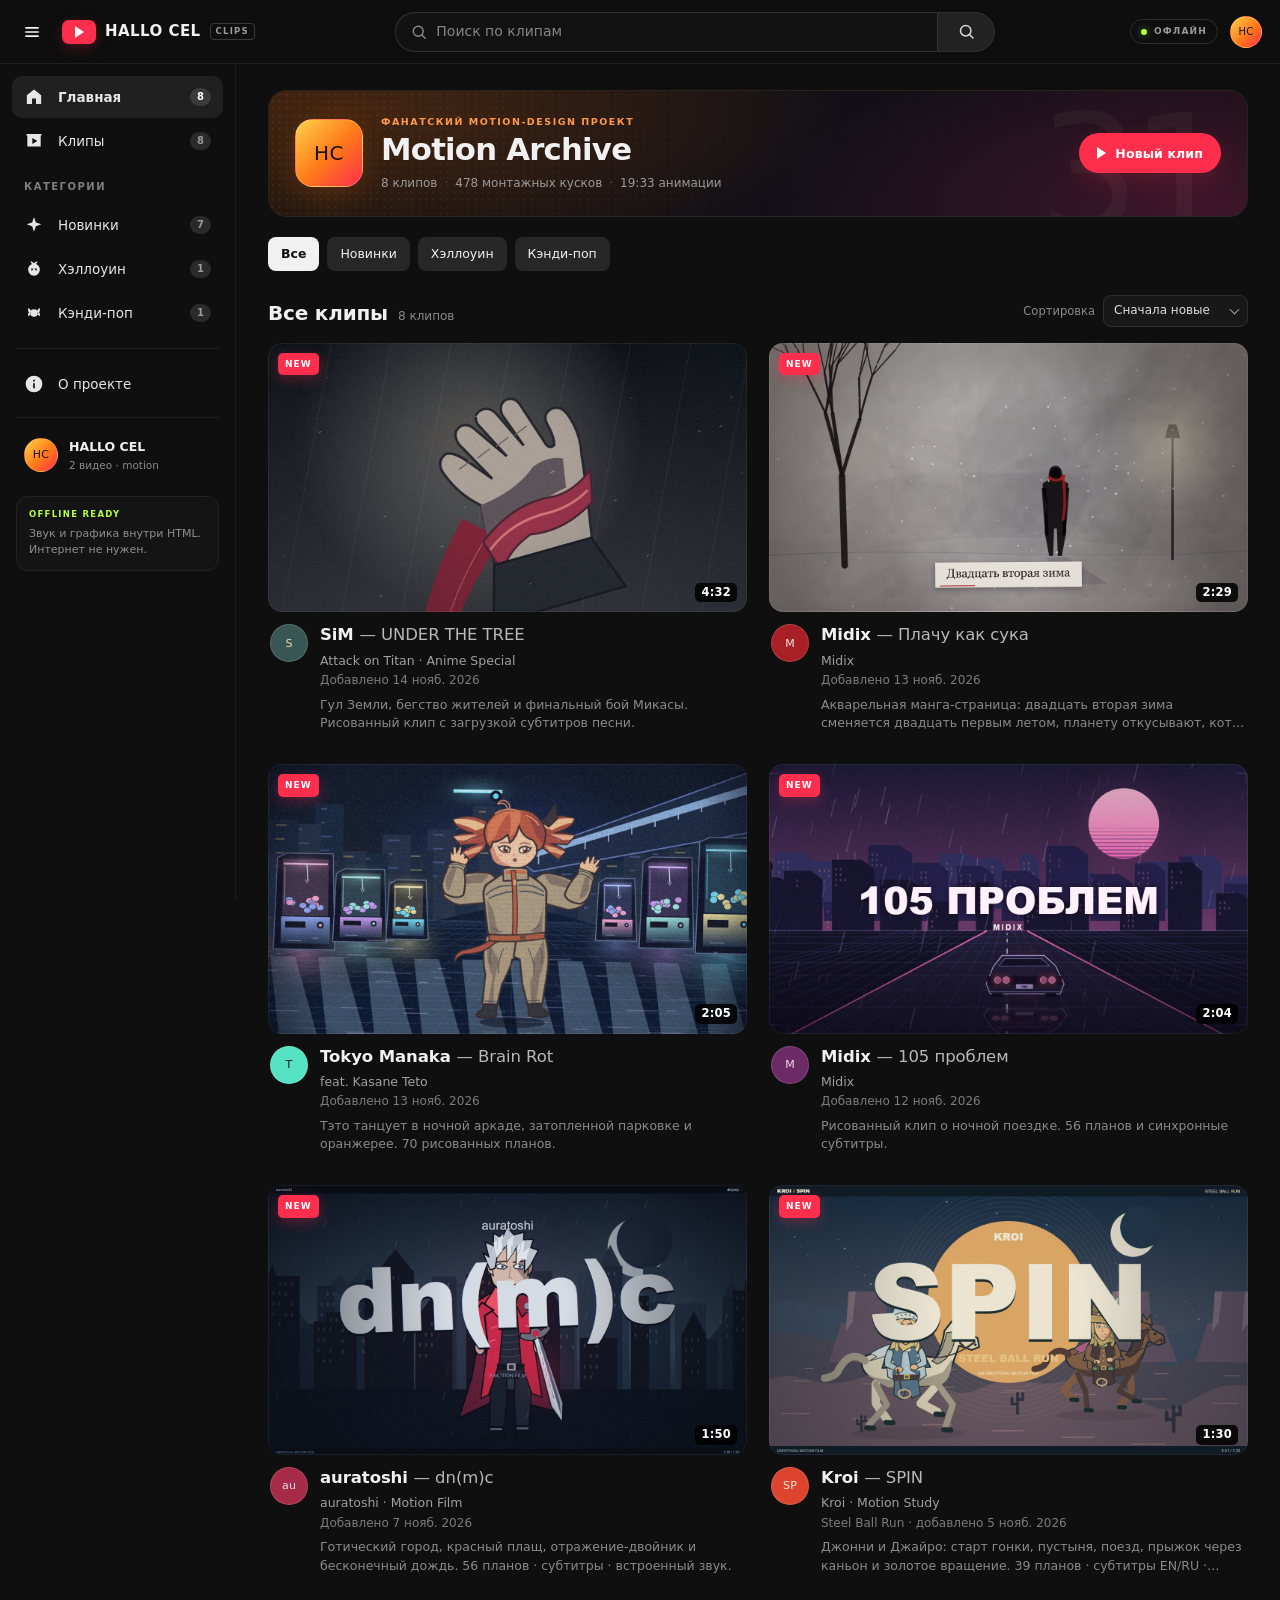
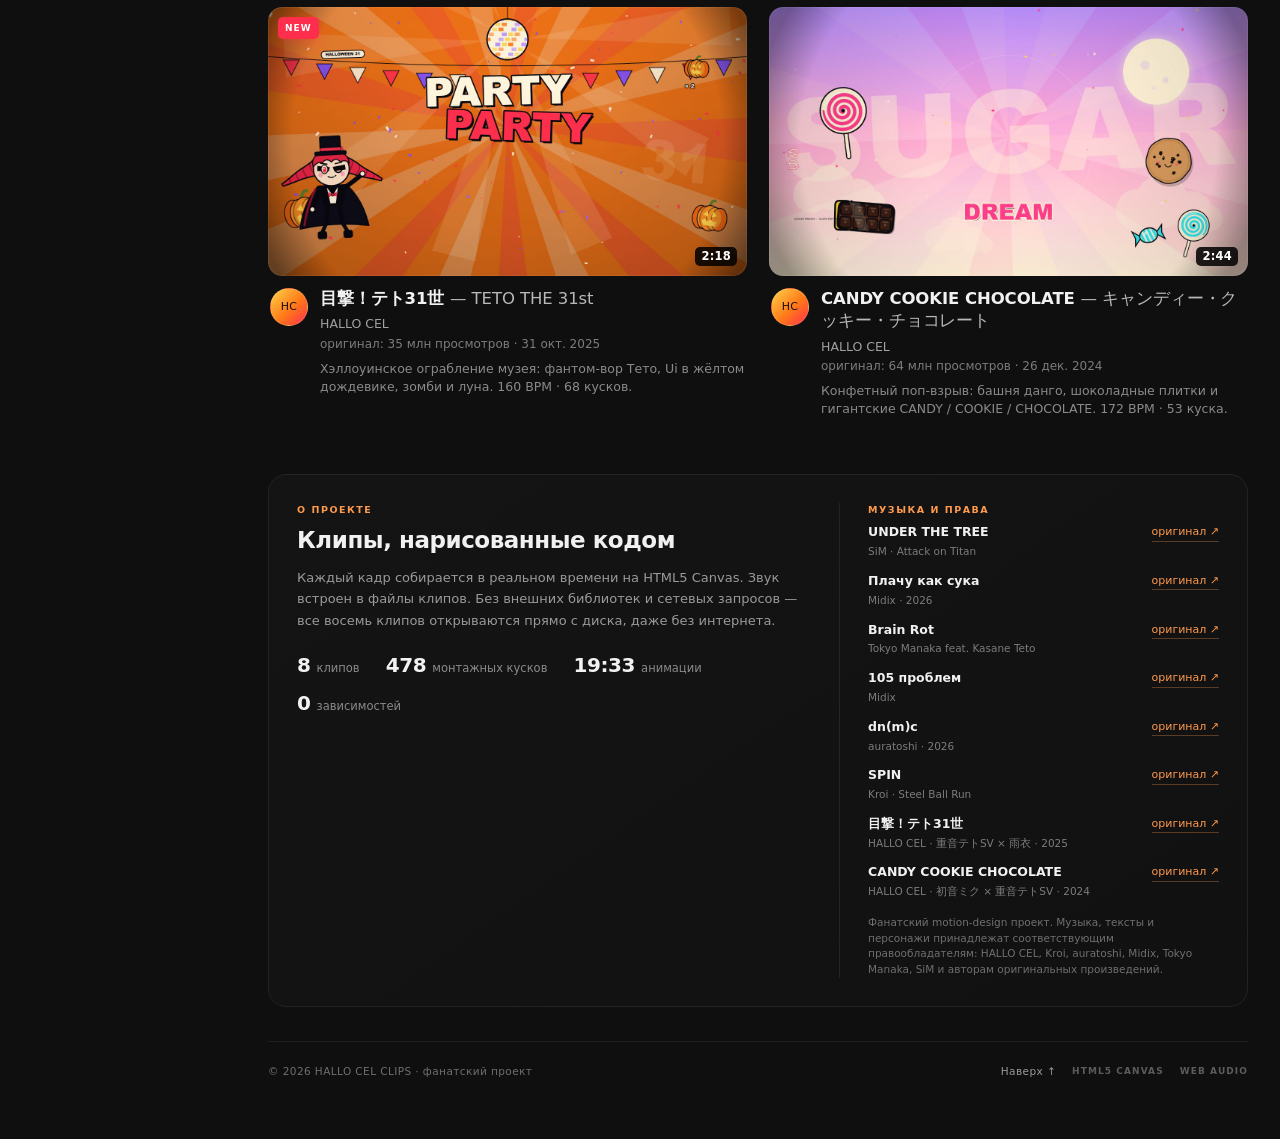
<file: index.html>
<!doctype html>
<html lang="ru">
<head>
  <meta charset="utf-8">
  <meta name="viewport" content="width=device-width, initial-scale=1, viewport-fit=cover">
  <title>Motion Archive — UNDER THE TREE, Плачу как сука, Brain Rot, 105 проблем, dn(m)c, SPIN, TETO THE 31st, CANDY COOKIE CHOCOLATE</title>
  <link rel="icon" href="data:image/svg+xml,%3Csvg xmlns='http://www.w3.org/2000/svg' viewBox='0 0 64 64'%3E%3Crect width='64' height='64' rx='16' fill='%23ff2e4d'/%3E%3Cpath d='M26 18v28l22-14z' fill='%23fff'/%3E%3C/svg%3E">
  <meta name="description" content="Авторские motion-клипы: SiM — UNDER THE TREE, Midix — Плачу как сука и 105 проблем, Tokyo Manaka — Brain Rot, auratoshi — dn(m)c, Kroi — SPIN, 目撃！テト31世 и CANDY COOKIE CHOCOLATE. HTML5 Canvas, встроенный звук, работают офлайн.">
  <meta name="theme-color" content="#0f0f0f">
  <link rel="stylesheet" href="hub.css">
</head>
<body id="top">

<header class="topbar">
  <div class="top-left">
    <button class="menu-btn" id="menuBtn" type="button" aria-label="Меню" aria-controls="sidebar" aria-expanded="true">
      <svg viewBox="0 0 24 24" aria-hidden="true"><path d="M4 6h16v2H4zm0 5h16v2H4zm0 5h16v2H4z"/></svg>
    </button>
    <a class="logo" href="index.html" aria-label="HALLO CEL CLIPS — на главную">
      <span class="logo-mark" aria-hidden="true"></span>
      <span class="logo-word">HALLO CEL</span>
      <span class="logo-tag">CLIPS</span>
    </a>
  </div>

  <form class="search" id="searchForm" role="search" autocomplete="off">
    <div class="search-box">
      <svg class="search-icon" viewBox="0 0 24 24" aria-hidden="true"><circle cx="11" cy="11" r="6.6" fill="none" stroke="currentColor" stroke-width="1.9"/><path d="m16 16 4.2 4.2" fill="none" stroke="currentColor" stroke-width="1.9" stroke-linecap="round"/></svg>
      <input id="q" type="search" placeholder="Поиск по клипам" aria-label="Поиск по клипам" autocomplete="off" spellcheck="false">
      <button class="search-clear" id="clearBtn" type="button" aria-label="Очистить поиск" hidden>&times;</button>
    </div>
    <button class="search-submit" type="submit" aria-label="Найти">
      <svg viewBox="0 0 24 24" aria-hidden="true"><circle cx="11" cy="11" r="6.6" fill="none" stroke="currentColor" stroke-width="1.9"/><path d="m16 16 4.2 4.2" fill="none" stroke="currentColor" stroke-width="1.9" stroke-linecap="round"/></svg>
    </button>
  </form>

  <div class="top-right">
    <span class="offline-pill" title="Клипы работают без интернета"><i></i>ОФЛАЙН</span>
    <a class="top-ava" href="#about" title="О проекте" aria-label="О проекте">HC</a>
  </div>
</header>

<div class="shell">
  <aside class="sidebar" id="sidebar" aria-label="Навигация">
    <nav class="side-nav">
      <a class="nav-item active" href="#top" data-chip="all" data-target="top">
        <svg viewBox="0 0 24 24" aria-hidden="true"><path d="M12 3.1 3.4 10v10.3h6.2v-6.4h4.8v6.4h6.2V10L12 3.1z"/></svg>
        <span>Главная</span>
        <span class="nav-count">8</span>
      </a>
      <a class="nav-item" href="#clips" data-chip="all" data-target="clips">
        <svg viewBox="0 0 24 24" aria-hidden="true"><path d="M4 5.5h16v13H4zM3 3.5h18v2H3zm7 5v7l6-3.5-6-3.5z"/></svg>
        <span>Клипы</span>
        <span class="nav-count">8</span>
      </a>

      <div class="side-title">Категории</div>

      <a class="nav-item" href="#clips" data-chip="new" data-target="clips">
        <svg viewBox="0 0 24 24" aria-hidden="true"><path d="M12 2.4 14.2 9l6.6 2.2-6.6 2.2L12 20l-2.2-6.6L3.2 11.2 9.8 9 12 2.4z"/></svg>
        <span>Новинки</span>
        <span class="nav-count">7</span>
      </a>
      <a class="nav-item" href="#clips" data-chip="halloween" data-target="clips">
        <svg viewBox="0 0 24 24" aria-hidden="true"><path fill-rule="evenodd" d="M12 5c-1.1-1.2-2.7-2-4.4-2 .4 1.2 1.1 2.2 2 2.9C6.6 7.1 5 9.5 5 12.2 5 16.5 8.1 20 12 20s7-3.5 7-7.8c0-2.7-1.6-5.1-4.6-6.3.9-.7 1.6-1.7 2-2.9-1.7 0-3.3.8-4.4 2zm-3.4 6.3.6 3.1 2.3-2.6-2.9-.5zm6.8 0-.6 3.1-2.3-2.6 2.9-.5z"/></svg>
        <span>Хэллоуин</span>
        <span class="nav-count">1</span>
      </a>
      <a class="nav-item" href="#clips" data-chip="candy" data-target="clips">
        <svg viewBox="0 0 24 24" aria-hidden="true"><path fill-rule="evenodd" d="M12 7.4a4.6 4.6 0 1 0 0 9.2 4.6 4.6 0 0 0 0-9.2zM8.1 8.5 5 5.7v4.4l1.6.9-1.6.9v4.4l3.1-2.8a6.6 6.6 0 0 1 0-5zm7.8 0a6.6 6.6 0 0 1 0 5l3.1 2.8v-4.4l-1.6-.9 1.6-.9V5.7l-3.1 2.8z"/></svg>
        <span>Кэнди-поп</span>
        <span class="nav-count">1</span>
      </a>

      <div class="side-sep"></div>

      <a class="nav-item" href="#about">
        <svg viewBox="0 0 24 24" aria-hidden="true"><path d="M12 2a10 10 0 1 0 0 20 10 10 0 0 0 0-20zm1 15h-2v-6h2v6zm0-8h-2V7h2v2z"/></svg>
        <span>О проекте</span>
      </a>
    </nav>

    <div class="side-sep"></div>

    <div class="side-chan">
      <div class="card-ava" aria-hidden="true">HC</div>
      <div class="side-chan-txt">
        <b>HALLO CEL</b>
        <span>2 видео · motion</span>
      </div>
    </div>

    <div class="side-note">
      <b>OFFLINE READY</b>
      <span>Звук и графика внутри HTML. Интернет не нужен.</span>
    </div>
  </aside>

  <div class="nav-scrim" id="navScrim" aria-hidden="true"></div>

  <main class="main">
    <div class="content">

      <section class="channel" aria-labelledby="channelTitle">
        <div class="chan-ava" aria-hidden="true">HC</div>
        <div class="chan-copy">
          <div class="chan-kicker">Фанатский motion-design проект</div>
          <h1 id="channelTitle">Motion Archive</h1>
          <div class="chan-stats">
            <span>8 клипов</span><i>·</i><span>478 монтажных кусков</span><i>·</i><span>19:33 анимации</span>
          </div>
        </div>
        <a class="chan-cta" href="under-the-tree/index.html"><span class="cta-tri" aria-hidden="true"></span>Новый клип</a>
      </section>

      <div class="chips" id="chips" role="group" aria-label="Фильтр по категориям">
        <button class="chip active" type="button" data-tag="all" aria-pressed="true">Все</button>
        <button class="chip" type="button" data-tag="new" aria-pressed="false">Новинки</button>
        <button class="chip" type="button" data-tag="halloween" aria-pressed="false">Хэллоуин</button>
        <button class="chip" type="button" data-tag="candy" aria-pressed="false">Кэнди-поп</button>
      </div>

      <div class="section-head" id="clips">
        <div class="section-title">
          <h2 id="sectionTitle">Все клипы</h2>
          <span id="count" aria-live="polite">8 клипов</span>
        </div>
        <label class="sort">Сортировка
          <span class="select-wrap">
            <select id="sort" aria-label="Сортировка клипов">
              <option value="new">Сначала новые</option>
              <option value="old">Сначала старые</option>
              <option value="az">По названию</option>
            </select>
          </span>
        </label>
      </div>

      <div class="grid" id="grid">

        <article class="card" data-tags="new" data-date="2026-11-14" data-title="SiM — UNDER THE TREE" data-search="sim under the tree атака титанов attack on titan shingeki микаса эрен красный шарф под деревом">
          <a class="thumb" href="under-the-tree/index.html" aria-label="Смотреть клип UNDER THE TREE">
            <img src="thumbs/under-the-tree.jpg" alt="Микаса в красном шарфе, рисованный крупный план" width="1280" height="720">
            <span class="badge">4:32</span>
            <span class="new-badge">NEW</span>
            <span class="thumb-play" aria-hidden="true"><svg viewBox="0 0 24 24"><path d="M8 5v14l11-7z"/></svg></span>
          </a>
          <div class="card-body">
            <div class="card-ava" aria-hidden="true" style="background:#385653;color:#f1daac">S</div>
            <div class="card-text">
              <a class="card-title" href="under-the-tree/index.html">SiM <span>— UNDER THE TREE</span></a>
              <div class="card-channel">Attack on Titan · Anime Special</div>
              <div class="card-stats">Добавлено 14 нояб. 2026</div>
              <p class="card-desc">Гул Земли, бегство жителей и финальный бой Микасы. Рисованный клип с загрузкой субтитров песни.</p>
            </div>
          </div>
        </article>


        <article class="card" data-tags="new dark" data-date="2026-11-13" data-title="Midix — Плачу как сука" data-search="midix мидикс плачу как сука плакать зима лето двадцать вторая зима двадцать первое лето планета акварель тушь манга кот нож мишка поезд дождь караоке субтитры">
          <a class="thumb" href="plachu/index.html" aria-label="Смотреть клип Midix — Плачу как сука">
            <img src="thumbs/plachu.jpg" alt="Плачу как сука: фигура в красном шарфе под снегом у голого дерева" width="1280" height="720">
            <span class="badge">2:29</span>
            <span class="new-badge">NEW</span>
            <span class="thumb-play" aria-hidden="true"><svg viewBox="0 0 24 24"><path d="M8 5v14l11-7z"/></svg></span>
          </a>
          <div class="card-body">
            <div class="card-ava" aria-hidden="true" style="background:#a81f26;color:#efe9e3">M</div>
            <div class="card-text">
              <a class="card-title" href="plachu/index.html">Midix <span>— Плачу как сука</span></a>
              <div class="card-channel">Midix</div>
              <div class="card-stats">Добавлено 13 нояб. 2026</div>
              <p class="card-desc">Акварельная манга-страница: двадцать вторая зима сменяется двадцать первым летом, планету откусывают, кот смотрит из окна. 42 строки караоке · 49 кусков.</p>
            </div>
          </div>
        </article>


        <article class="card" data-tags="new" data-date="2026-11-13" data-title="Tokyo Manaka — Brain Rot" data-search="токио манака brainrot brain rot брейнрот kasane teto касанэ тэто 重音テト 東京真中 ブレインロット аркада оранжерея">
          <a class="thumb" href="brainrot/index.html" aria-label="Смотреть клип Brain Rot">
            <img src="thumbs/brainrot.jpg" alt="Касанэ Тэто на переходе среди ночных игровых автоматов" width="1280" height="720">
            <span class="badge">2:05</span>
            <span class="new-badge">NEW</span>
            <span class="thumb-play" aria-hidden="true"><svg viewBox="0 0 24 24"><path d="M8 5v14l11-7z"/></svg></span>
          </a>
          <div class="card-body">
            <div class="card-ava" aria-hidden="true" style="background:#54e2c3;color:#161529">T</div>
            <div class="card-text">
              <a class="card-title" href="brainrot/index.html">Tokyo Manaka <span>— Brain Rot</span></a>
              <div class="card-channel">feat. Kasane Teto</div>
              <div class="card-stats">Добавлено 13 нояб. 2026</div>
              <p class="card-desc">Тэто танцует в ночной аркаде, затопленной парковке и оранжерее. 70 рисованных планов.</p>
            </div>
          </div>
        </article>


        <article class="card" data-tags="new dark" data-date="2026-11-12" data-title="Midix — 105 проблем" data-search="midix мидикс 105 проблемы проблем ночная поездка дождь рассвет">
          <a class="thumb" href="midix/index.html" aria-label="Смотреть клип Midix — 105 проблем">
            <img src="thumbs/midix.jpg" alt="Серебристая машина на мокрой ночной улице в розовом свете" width="1280" height="720">
            <span class="badge">2:04</span>
            <span class="new-badge">NEW</span>
            <span class="thumb-play" aria-hidden="true"><svg viewBox="0 0 24 24"><path d="M8 5v14l11-7z"/></svg></span>
          </a>
          <div class="card-body">
            <div class="card-ava" aria-hidden="true" style="background:#6c2a67;color:#f2d9ec">M</div>
            <div class="card-text">
              <a class="card-title" href="midix/index.html">Midix <span>— 105 проблем</span></a>
              <div class="card-channel">Midix</div>
              <div class="card-stats">Добавлено 12 нояб. 2026</div>
              <p class="card-desc">Рисованный клип о ночной поездке. 56 планов и синхронные субтитры.</p>
            </div>
          </div>
        </article>


        <article class="card" data-tags="new dark" data-date="2026-11-07" data-title="auratoshi — dn(m)c" data-search="auratoshi ауратоши dnmc dn(m)c devil дьявол дождь красный плащ меч ночь тёмный клип субтитры">
          <a class="thumb" href="dnmc/index.html" aria-label="Смотреть клип auratoshi — dn(m)c">
            <img src="thumbs/dnmc.jpg" alt="dn(m)c: сереброволосый герой в красном плаще на улицах ночного города" width="1280" height="720">
            <span class="badge">1:50</span><span class="new-badge">NEW</span>
            <span class="thumb-play" aria-hidden="true"><svg viewBox="0 0 24 24"><path d="M8 5v14l11-7z"/></svg></span>
          </a>
          <div class="card-body"><div class="card-ava" aria-hidden="true" style="background:#a62b49;color:#e7ddea">au</div>
            <div class="card-text"><a class="card-title" href="dnmc/index.html">auratoshi <span>— dn(m)c</span></a>
              <div class="card-channel">auratoshi · Motion Film</div><div class="card-stats">Добавлено 7 нояб. 2026</div>
              <p class="card-desc">Готический город, красный плащ, отражение-двойник и бесконечный дождь. 56 планов · субтитры · встроенный звук.</p>
            </div>
          </div>
        </article>


        <article class="card" data-tags="new spin" data-date="2026-11-05" data-title="Kroi — SPIN" data-search="kroi spin steel ball run jojo джоджо стальные шары вращение скачки пустыня motion">
          <a class="thumb" href="spin/index.html" aria-label="Смотреть клип Kroi — SPIN">
            <img src="thumbs/spin.jpg" alt="SPIN: Джонни и Джайро верхом на лошадях на фоне пустыни" width="1280" height="720">
            <span class="badge">1:30</span><span class="new-badge">NEW</span>
            <span class="thumb-play" aria-hidden="true"><svg viewBox="0 0 24 24"><path d="M8 5v14l11-7z"/></svg></span>
          </a>
          <div class="card-body"><div class="card-ava" aria-hidden="true" style="background:#dc442f;color:#eee7d4">SP</div>
            <div class="card-text"><a class="card-title" href="spin/index.html">Kroi <span>— SPIN</span></a>
              <div class="card-channel">Kroi · Motion Study</div><div class="card-stats">Steel Ball Run · добавлено 5 нояб. 2026</div>
              <p class="card-desc">Джонни и Джайро: старт гонки, пустыня, поезд, прыжок через каньон и золотое вращение. 39 планов · субтитры EN/RU · встроенный звук.</p>
            </div>
          </div>
        </article>


        <article class="card" data-tags="new halloween" data-date="2025-10-31" data-title="目撃！テト31世 TETO THE 31st" data-search="目撃 テト 31世 31 teto the 31st halloween хэллоуин ограбление музей тыква зомби луна вор призрак phantom thief heist ui уи дождевик teto31 hallo cel motion">
          <a class="thumb" href="teto31/index.html" aria-label="Смотреть клип «目撃！テト31世 — TETO THE 31st»">
            <img src="thumbs/teto31.jpg" alt="Кадр из клипа: Тето на оранжевой хэллоуинской вечеринке с тыквами" width="1280" height="720">
            <span class="badge">2:18</span>
            <span class="new-badge">NEW</span>
            <span class="thumb-play" aria-hidden="true"><svg viewBox="0 0 24 24"><path d="M8 5v14l11-7z"/></svg></span>
          </a>
          <div class="card-body">
            <div class="card-ava" aria-hidden="true">HC</div>
            <div class="card-text">
              <a class="card-title" href="teto31/index.html">目撃！テト31世 <span>— TETO THE 31st</span></a>
              <div class="card-channel">HALLO CEL</div>
              <div class="card-stats">оригинал: 35 млн просмотров · 31 окт. 2025</div>
              <p class="card-desc">Хэллоуинское ограбление музея: фантом-вор Тето, Ui в жёлтом дождевике, зомби и луна. 160 BPM · 68 кусков.</p>
            </div>
          </div>
        </article>

        <article class="card" data-tags="candy" data-date="2024-12-26" data-title="CANDY COOKIE CHOCOLATE" data-search="candy cookie chocolate キャンディー クッキー チョコレート конфеты печенье шоколад поп сладкое miku мику тето vocaloid вокалоид hallo cel motion">
          <a class="thumb" href="candy/index.html" aria-label="Смотреть клип «CANDY COOKIE CHOCOLATE»">
            <img src="thumbs/candy.jpg" alt="Кадр из клипа: пастельно-розовое небо SUGAR DREAM с леденцами и печеньем" width="1280" height="720" loading="lazy">
            <span class="badge">2:44</span>
            <span class="thumb-play" aria-hidden="true"><svg viewBox="0 0 24 24"><path d="M8 5v14l11-7z"/></svg></span>
          </a>
          <div class="card-body">
            <div class="card-ava" aria-hidden="true">HC</div>
            <div class="card-text">
              <a class="card-title" href="candy/index.html">CANDY COOKIE CHOCOLATE <span class="jp">— キャンディー・クッキー・チョコレート</span></a>
              <div class="card-channel">HALLO CEL</div>
              <div class="card-stats">оригинал: 64 млн просмотров · 26 дек. 2024</div>
              <p class="card-desc">Конфетный поп-взрыв: башня данго, шоколадные плитки и гигантские CANDY / COOKIE / CHOCOLATE. 172 BPM · 53 куска.</p>
            </div>
          </div>
        </article>

      </div>

      <div class="empty" id="empty" hidden>
        <div class="empty-icon" aria-hidden="true">
          <svg viewBox="0 0 24 24"><circle cx="11" cy="11" r="6.6" fill="none" stroke="currentColor" stroke-width="1.7"/><path d="m16 16 4.2 4.2" fill="none" stroke="currentColor" stroke-width="1.7" stroke-linecap="round"/></svg>
        </div>
        <h3>Ничего не нашлось</h3>
        <p>Попробуйте другой запрос или сбросьте фильтры.</p>
        <button class="reset-btn" id="resetBtn" type="button">Сбросить фильтры</button>
      </div>

      <section class="about" id="about" aria-labelledby="aboutTitle">
        <div class="about-copy">
          <div class="kicker">О проекте</div>
          <h2 id="aboutTitle">Клипы, нарисованные кодом</h2>
          <p>Каждый кадр собирается в реальном времени на HTML5 Canvas. Звук встроен в файлы клипов. Без внешних библиотек и сетевых запросов — все восемь клипов открываются прямо с диска, даже без интернета.</p>
          <div class="facts">
            <span><b>8</b> клипов</span>
            <span><b>478</b> монтажных кусков</span>
            <span><b>19:33</b> анимации</span>
            <span><b>0</b> зависимостей</span>
          </div>
        </div>
        <div class="credits">
          <div class="kicker">Музыка и права</div>
          <ul class="credit-list"><li><div><b>UNDER THE TREE</b><span>SiM · Attack on Titan</span></div><a href="https://www.youtube.com/watch?v=IPX-L2F78fU" target="_blank" rel="noopener">оригинал ↗</a></li><li><div><b>Плачу как сука</b><span>Midix · 2026</span></div><a href="https://www.youtube.com/watch?v=djT9A8orMu8" target="_blank" rel="noopener">оригинал ↗</a></li><li><div><b>Brain Rot</b><span>Tokyo Manaka feat. Kasane Teto</span></div><a href="https://www.youtube.com/watch?v=UsjsYMo3O1Q" target="_blank" rel="noopener">оригинал ↗</a></li><li><div><b>105 проблем</b><span>Midix</span></div><a href="https://www.youtube.com/watch?v=2BYg2QyA1X4" target="_blank" rel="noopener">оригинал ↗</a></li><li><div><b>dn(m)c</b><span>auratoshi · 2026</span></div><a href="https://www.youtube.com/watch?v=110f1FBc3tk" target="_blank" rel="noopener">оригинал ↗</a></li><li><div><b>SPIN</b><span>Kroi · Steel Ball Run</span></div><a href="https://www.youtube.com/watch?v=6UF_qprQiu0" target="_blank" rel="noopener">оригинал ↗</a></li><li><div><b>目撃！テト31世</b><span>HALLO CEL · 重音テトSV × 雨衣 · 2025</span></div><a href="https://www.youtube.com/watch?v=uWMr16O_Aso" target="_blank" rel="noopener">оригинал ↗</a></li><li><div><b>CANDY COOKIE CHOCOLATE</b><span>HALLO CEL · 初音ミク × 重音テトSV · 2024</span></div><a href="https://www.youtube.com/watch?v=bI3542HJRzY" target="_blank" rel="noopener">оригинал ↗</a></li></ul>
          <p class="credits-note">Фанатский motion-design проект. Музыка, тексты и персонажи принадлежат соответствующим правообладателям: HALLO CEL, Kroi, auratoshi, Midix, Tokyo Manaka, SiM и авторам оригинальных произведений.</p>
        </div>
      </section>

      <footer class="foot">
        <div>© 2026 HALLO CEL CLIPS · фанатский проект</div>
        <div class="foot-links">
          <a href="#top">Наверх ↑</a>
          <span>HTML5 CANVAS</span>
          <span>WEB AUDIO</span>
        </div>
      </footer>

    </div>
  </main>
</div>

<script src="hub.js"></script>
</body>
</html>
</file>
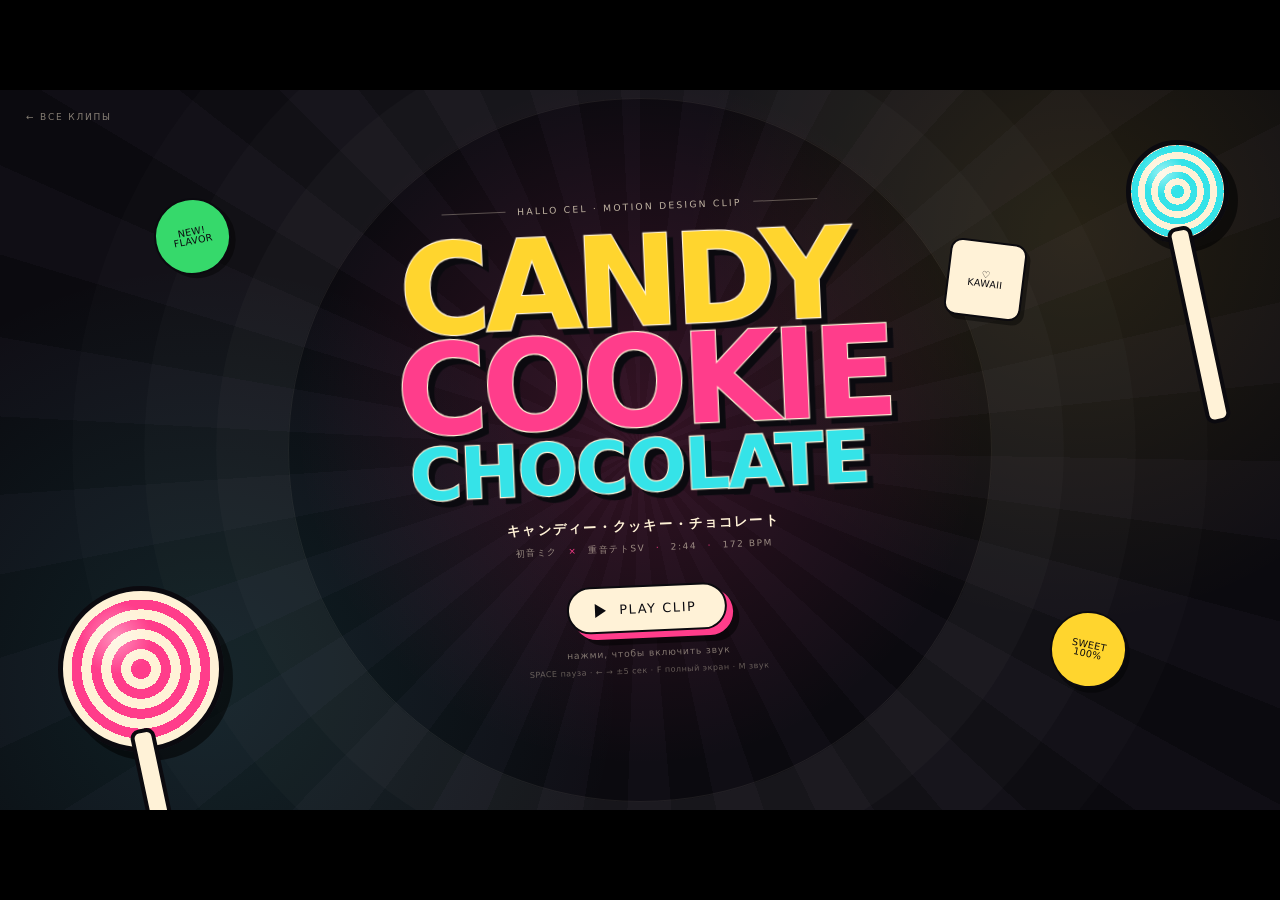
<file: candy/index.html>
<!doctype html>
<html lang="ru">
<head>
  <meta charset="utf-8">
  <meta name="viewport" content="width=device-width, initial-scale=1, viewport-fit=cover">
  <title>CANDY COOKIE CHOCOLATE — motion clip</title>
  <link rel="icon" href="data:image/svg+xml,%3Csvg xmlns='http://www.w3.org/2000/svg' viewBox='0 0 64 64'%3E%3Ccircle cx='32' cy='32' r='30' fill='%23FF3D8B' stroke='%230B0A0F' stroke-width='4'/%3E%3Cpath d='M32 10a22 22 0 0 1 0 44a16 16 0 0 1 0-32a9 9 0 0 1 0 18' fill='none' stroke='%23FFF2D7' stroke-width='7'/%3E%3C/svg%3E">
  <meta name="description" content="HTML canvas motion-design клип на трек «キャンディークッキーチョコレート» — 初音ミク・重音テトSV.">
  <link rel="stylesheet" href="style.css">
</head>
<body>
<div id="frame">
  <canvas id="cv" width="1920" height="1080" aria-label="Анимированный клип"></canvas>

  <div class="scrim top"></div>
  <div class="scrim bottom"></div>

  <header id="hud-top">
    <div class="brand">
      <span class="dot"></span>
      <span>HALLO CEL
        <small>キャンディークッキーチョコレート</small>
      </span>
    </div>
    <div class="credit">
      <b>初音ミク</b> × <i>重音テトSV</i><br>
      MOTION CLIP / 2026
    </div>
  </header>

  <a class="backlink" href="../index.html">← CLIPS</a>

  <div id="hud-bottom">
    <div id="wave"></div>
    <div id="track" role="slider" aria-label="Позиция трека" aria-valuemin="0" aria-valuemax="164" aria-valuenow="0" tabindex="0">
      <div id="fill"></div>
      <div id="markers"></div>
      <div id="head"></div>
    </div>
    <div id="hud-row">
      <div id="times"><b id="cur">0:00</b> <span>/ <span id="dur">2:44</span></span></div>
      <div id="controls">
        <div id="soundbar">
          <span class="bars" aria-hidden="true"><i></i><i></i><i></i><i></i></span>
          <input id="volume" class="vol" type="range" min="0" max="100" step="1" value="90" aria-label="Громкость">
          <span id="volumeVal" class="vol-val">90%</span>
        </div>
        <button class="iconbtn" id="restartBtn" aria-label="В начало" title="В начало (R)">
          <svg viewBox="0 0 24 24"><path d="M12 5V2L7 6l5 4V7a5 5 0 1 1-5 5H4a8 8 0 1 0 8-8z"/></svg>
        </button>
        <button class="iconbtn" id="playPauseBtn" aria-label="Пауза" title="Пауза (Space)">
          <svg viewBox="0 0 24 24" id="ppIcon"><path d="M6 4h4v16H6zM14 4h4v16h-4z"/></svg>
        </button>
        <button class="iconbtn" id="muteBtn" aria-label="Звук" title="Звук (M)">
          <svg viewBox="0 0 24 24" id="muteIcon"><path d="M3 9v6h4l5 4V5L7 9H3zm13.5 3a4.5 4.5 0 0 0-2.5-4v8a4.5 4.5 0 0 0 2.5-4zM14 3.2v2.1a7 7 0 0 1 0 13.4v2.1a9 9 0 0 0 0-17.6z"/></svg>
        </button>
        <button class="iconbtn" id="fsBtn" aria-label="Полный экран" title="Полный экран (F)">
          <svg viewBox="0 0 24 24"><path d="M4 4h6v2H6v4H4V4zm10 0h6v6h-2V6h-4V4zM4 14h2v4h4v2H4v-6zm14 0h2v6h-6v-2h4v-4z"/></svg>
        </button>
      </div>
    </div>
  </div>

  <div id="centerIcon">
    <svg viewBox="0 0 24 24"><path d="M6 4h4v16H6zM14 4h4v16h-4z"/></svg>
  </div>

  <button id="replay">↺ REPLAY</button>

  <div id="rotateHint">↻ ПОВЕРНИ УСТРОЙСТВО<span>так клип будет во весь экран</span></div>

  <main id="start">
    <div class="stickers" aria-hidden="true">
      <div class="sticker s1">SWEET<br>100%</div>
      <div class="sticker s2">NEW!<br>FLAVOR</div>
      <div class="sticker s3">♡<br>KAWAII</div>
    </div>
    <div class="lolli l1" aria-hidden="true"></div>
    <div class="lolli l2" aria-hidden="true"></div>

    <div class="start-inner">
      <div class="eyebrow">HALLO CEL · MOTION DESIGN CLIP</div>
      <h1>
        <span class="w1">CANDY</span>
        <span class="w2">COOKIE</span>
        <span class="w3">CHOCOLATE</span>
      </h1>
      <div class="jp-title">キャンディー・クッキー・チョコレート</div>
      <div class="meta">初音ミク <i>×</i> 重音テトSV <i>·</i> 2:44 <i>·</i> 172 BPM</div>

      <button id="playBtn">
        <span class="tri"></span>
        <span id="playLabel">PLAY CLIP</span>
      </button>
      <div class="hint">нажми, чтобы включить звук</div>
      <div class="keys">SPACE пауза · ← → ±5 сек · F полный экран · M звук</div>
      <div id="loadMsg">UNWRAPPING CANDY…</div>
    </div>

    <a class="start-back" href="../index.html">← ВСЕ КЛИПЫ</a>
  </main>
</div>

<script src="analysis.js"></script>
<script src="track.js"></script>
<script src="lyrics.js"></script>
<script src="engine.js"></script>
<script src="scenes1.js"></script>
<script src="scenes2.js"></script>
<script src="scenes3.js"></script>
<script src="scenes4.js"></script>
<script src="scenes5.js"></script>
</body>
</html>
</file>
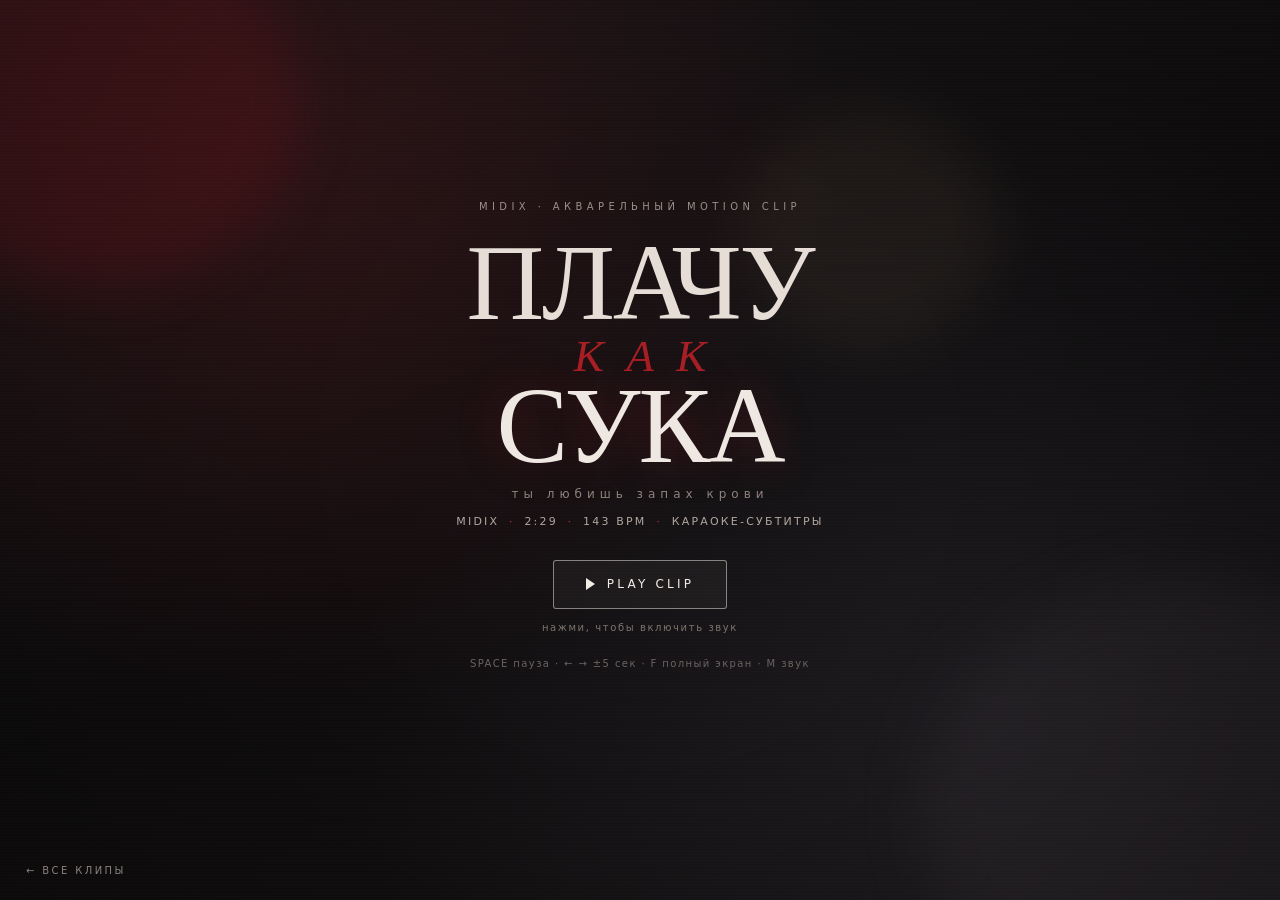
<file: plachu/index.html>
<!doctype html>
<html lang="ru">
<head>
  <meta charset="utf-8">
  <meta name="viewport" content="width=device-width, initial-scale=1, viewport-fit=cover">
  <title>Плачу как сука — Midix · motion clip</title>
  <link rel="icon" href="data:image/svg+xml,%3Csvg xmlns='http://www.w3.org/2000/svg' viewBox='0 0 64 64'%3E%3Crect width='64' height='64' rx='14' fill='%23cdc6c1'/%3E%3Cpath d='M18 44c6-16 10-22 14-22s8 6 14 22' fill='none' stroke='%231b1a1c' stroke-width='3'/%3E%3Ccircle cx='32' cy='34' r='5' fill='%23a81f26'/%3E%3C/svg%3E">
  <meta name="description" content="Акварельный motion-design клип на трек «Плачу как сука» — Midix. HTML canvas, караоке-субтитры, встроенный звук.">
  <meta name="theme-color" content="#141213">
  <link rel="stylesheet" href="style.css?v=5">
  <script>
    window.addEventListener("error", function (e) {
      document.documentElement.setAttribute(
        "data-error",
        (e.message || "") + " @ " + String(e.filename || "").split("/").pop() + ":" + e.lineno
      );
    });
  </script>
</head>
<body>
<div id="frame">
  <canvas id="cv" width="1920" height="1080" aria-label="Анимированный клип: акварельные панели и караоке-субтитры"></canvas>

  <div class="scrim top"></div>
  <div class="scrim bottom"></div>

  <header id="hud-top">
    <div class="brand">
      <span class="dot"></span>
      <span>PLACHU ARCHIVE
        <small>Плачу как сука</small>
      </span>
    </div>
    <div class="credit">
      <b>Midix</b><br>
      MOTION CLIP / 2026
    </div>
  </header>

  <a class="backlink" href="../index.html">← CLIPS</a>

  <div id="hud-bottom">
    <div id="wave"></div>
    <div id="track" role="slider" aria-label="Позиция трека" aria-valuemin="0" aria-valuemax="149" aria-valuenow="0" tabindex="0">
      <div id="fill"></div>
      <div id="markers"></div>
      <div id="head"></div>
    </div>
    <div id="hud-row">
      <div id="times"><b id="cur">0:00</b> <span>/ <span id="dur">2:29</span></span></div>
      <div id="controls">
        <div id="soundbar">
          <span class="bars" aria-hidden="true"><i></i><i></i><i></i><i></i></span>
          <input id="volume" class="vol" type="range" min="0" max="100" step="1" value="90" aria-label="Громкость">
          <span id="volumeVal" class="vol-val">90%</span>
        </div>
        <button class="iconbtn" id="restartBtn" aria-label="В начало" title="В начало (R)">
          <svg viewBox="0 0 24 24"><path d="M12 5V2L7 6l5 4V7a5 5 0 1 1-5 5H4a8 8 0 1 0 8-8z"/></svg>
        </button>
        <button class="iconbtn" id="playPauseBtn" aria-label="Пауза" title="Пауза (Space)">
          <svg viewBox="0 0 24 24" id="ppIcon"><path d="M6 4h4v16H6zM14 4h4v16h-4z"/></svg>
        </button>
        <button class="iconbtn" id="muteBtn" aria-label="Звук" title="Звук (M)">
          <svg viewBox="0 0 24 24" id="muteIcon"><path d="M3 9v6h4l5 4V5L7 9H3zm13.5 3a4.5 4.5 0 0 0-2.5-4v8a4.5 4.5 0 0 0 2.5-4zM14 3.2v2.1a7 7 0 0 1 0 13.4v2.1a9 9 0 0 0 0-17.6z"/></svg>
        </button>
        <button class="iconbtn" id="fsBtn" aria-label="Полный экран" title="Полный экран (F)">
          <svg viewBox="0 0 24 24"><path d="M4 4h6v2H6v4H4V4zm10 0h6v6h-2V6h-4V4zM4 14h2v4h4v2H4v-6zm14 0h2v6h-6v-2h4v-4z"/></svg>
        </button>
      </div>
    </div>
  </div>

  <div id="centerIcon">
    <svg viewBox="0 0 24 24"><path d="M6 4h4v16H6zM14 4h4v16h-4z"/></svg>
  </div>

  <button id="replay">↺ REPLAY</button>

  <div id="rotateHint">↻ ПОВЕРНИ УСТРОЙСТВО<span>так клип будет во весь экран</span></div>

  <main id="start">
    <div class="blot b1" aria-hidden="true"></div>
    <div class="blot b2" aria-hidden="true"></div>
    <div class="blot b3" aria-hidden="true"></div>

    <div class="start-inner">
      <div class="eyebrow">MIDIX · АКВАРЕЛЬНЫЙ MOTION CLIP</div>
      <h1>
        <span class="w1">ПЛАЧУ</span>
        <span class="w2">КАК</span>
        <span class="w3">СУКА</span>
      </h1>
      <div class="jp-title">ты любишь запах крови</div>
      <div class="meta">Midix <i>·</i> 2:29 <i>·</i> 143 BPM <i>·</i> караоке-субтитры</div>

      <button id="playBtn">
        <span class="tri"></span>
        <span id="playLabel">PLAY CLIP</span>
      </button>
      <div class="hint">нажми, чтобы включить звук</div>
      <div class="keys">SPACE пауза · ← → ±5 сек · F полный экран · M звук</div>
      <div id="loadMsg">СМЕШИВАЮ КРАСКИ…</div>
    </div>

    <a class="start-back" href="../index.html">← ВСЕ КЛИПЫ</a>
  </main>
</div>

<script src="analysis.js?v=5"></script>
<script src="track.js?v=5"></script>
<script src="lyrics.js?v=5"></script>
<script src="lib.js?v=5"></script>
<script src="engine.js?v=5"></script>
<script src="scenes1.js?v=5"></script>
<script src="scenes2.js?v=5"></script>
<script src="scenes3.js?v=5"></script>
</body>
</html>
</file>
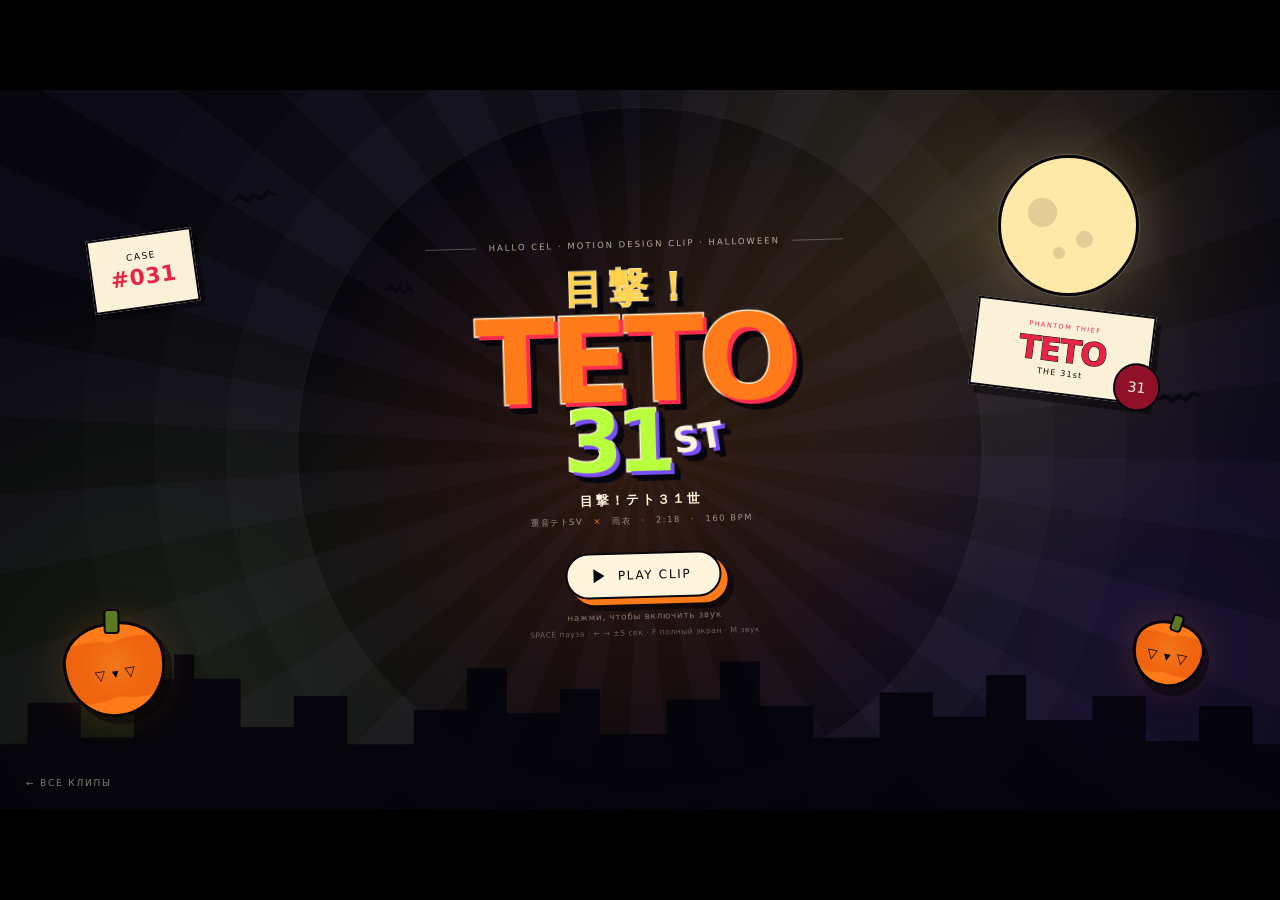
<file: teto31/index.html>
<!doctype html>
<html lang="ru">
<head>
  <meta charset="utf-8">
  <meta name="viewport" content="width=device-width, initial-scale=1, viewport-fit=cover">
  <title>目撃！テト31世 — motion clip</title>
  <link rel="icon" href="data:image/svg+xml,%3Csvg xmlns='http://www.w3.org/2000/svg' viewBox='0 0 64 64'%3E%3Crect width='64' height='64' rx='14' fill='%2307060D'/%3E%3Ccircle cx='43' cy='21' r='13' fill='%23FFE9A8'/%3E%3Cpath d='M8 46c5-8 13-12 24-12s19 4 24 12v10H8z' fill='%23FF7A18'/%3E%3Cpath d='M17 45l5-9 5 9zm20 0l5-9 5 9z' fill='%2307060D'/%3E%3C/svg%3E">
  <meta name="description" content="HTML canvas motion-design клип на трек «目撃！テト31世» — 重音テトSV・雨衣 / HALLO CEL.">
  <link rel="stylesheet" href="style.css">
</head>
<body>
<div id="frame">
  <canvas id="cv" width="1920" height="1080" aria-label="Анимированный клип"></canvas>

  <div class="scrim top"></div>
  <div class="scrim bottom"></div>

  <header id="hud-top">
    <div class="brand">
      <span class="dot"></span>
      <span>HALLO CEL
        <small>目撃！テト３１世</small>
      </span>
    </div>
    <div class="credit">
      <b>重音テトSV</b> × <i>雨衣</i><br>
      MOTION CLIP / 2026
    </div>
    <a class="backlink" href="../index.html">← CLIPS</a>
  </header>

  <div id="hud-bottom">
    <div id="wave"></div>
    <div id="track" role="slider" aria-label="Позиция трека" aria-valuemin="0" aria-valuemax="139" aria-valuenow="0" tabindex="0">
      <div id="fill"></div>
      <div id="markers"></div>
      <div id="head"></div>
    </div>
    <div id="hud-row">
      <div id="times"><b id="cur">0:00</b> <span>/ <span id="dur">2:18</span></span></div>
      <div id="controls">
        <div id="soundbar">
          <span class="bars" aria-hidden="true"><i></i><i></i><i></i><i></i></span>
          <input id="volume" class="vol" type="range" min="0" max="100" step="1" value="90" aria-label="Громкость">
          <span id="volumeVal" class="vol-val">90%</span>
        </div>
        <button class="iconbtn" id="restartBtn" aria-label="В начало" title="В начало (R)">
          <svg viewBox="0 0 24 24"><path d="M12 5V2L7 6l5 4V7a5 5 0 1 1-5 5H4a8 8 0 1 0 8-8z"/></svg>
        </button>
        <button class="iconbtn" id="playPauseBtn" aria-label="Пауза" title="Пауза (Space)">
          <svg viewBox="0 0 24 24" id="ppIcon"><path d="M6 4h4v16H6zM14 4h4v16h-4z"/></svg>
        </button>
        <button class="iconbtn" id="muteBtn" aria-label="Звук" title="Звук (M)">
          <svg viewBox="0 0 24 24" id="muteIcon"><path d="M3 9v6h4l5 4V5L7 9H3zm13.5 3a4.5 4.5 0 0 0-2.5-4v8a4.5 4.5 0 0 0 2.5-4zM14 3.2v2.1a7 7 0 0 1 0 13.4v2.1a9 9 0 0 0 0-17.6z"/></svg>
        </button>
        <button class="iconbtn" id="fsBtn" aria-label="Полный экран" title="Полный экран (F)">
          <svg viewBox="0 0 24 24"><path d="M4 4h6v2H6v4H4V4zm10 0h6v6h-2V6h-4V4zM4 14h2v4h4v2H4v-6zm14 0h2v6h-6v-2h4v-4z"/></svg>
        </button>
      </div>
    </div>
  </div>

  <div id="centerIcon">
    <svg viewBox="0 0 24 24"><path d="M6 4h4v16H6zM14 4h4v16h-4z"/></svg>
  </div>

  <button id="replay">↺ REPLAY</button>

  <div id="rotateHint">↻ ПОВЕРНИ УСТРОЙСТВО<span>так клип будет во весь экран</span></div>

  <main id="start">
    <div class="sky" aria-hidden="true">
      <div class="moon"><i class="crater c1"></i><i class="crater c2"></i><i class="crater c3"></i></div>
      <div class="bat b1">⌄⌄</div>
      <div class="bat b2">⌄⌄</div>
      <div class="bat b3">⌄⌄</div>
      <div class="skyline"></div>
    </div>

    <div class="props" aria-hidden="true">
      <div class="pumpkin p1"><span class="face">▽ ▾ ▽</span></div>
      <div class="pumpkin p2"><span class="face">▽ ▾ ▽</span></div>
      <div class="case-tag">CASE<br><b>#031</b></div>
      <div class="card-mini">
        <small>PHANTOM THIEF</small>
        <strong>TETO</strong>
        <em>THE 31st</em>
      </div>
    </div>

    <div class="start-inner">
      <div class="eyebrow">HALLO CEL · MOTION DESIGN CLIP · HALLOWEEN</div>
      <h1>
        <span class="w1">目撃！</span>
        <span class="w2">TETO</span>
        <span class="w3">31<span class="st">st</span></span>
      </h1>
      <div class="jp-title">目撃！テト３１世</div>
      <div class="meta">重音テトSV <i>×</i> 雨衣 <i>·</i> 2:18 <i>·</i> 160 BPM</div>

      <button id="playBtn">
        <span class="tri"></span>
        <span id="playLabel">PLAY CLIP</span>
      </button>
      <div class="hint">нажми, чтобы включить звук</div>
      <div class="keys">SPACE пауза · ← → ±5 сек · F полный экран · M звук</div>
      <div id="loadMsg">OPENING THE MUSEUM…</div>
    </div>

    <a class="start-back" href="../index.html">← ВСЕ КЛИПЫ</a>
  </main>
</div>

<script src="analysis.js"></script>
<script src="track.js"></script>
<script src="lyrics.js"></script>
<script src="engine.js"></script>
<script src="scenekit.js"></script>
<script src="scenes1.js"></script>
<script src="scenes2.js"></script>
<script src="scenes3.js"></script>
</body>
</html>
</file>
<file: hub.css>
:root {
  --bg: #0f0f0f;
  --bg-2: #141414;
  --bg-3: #181818;
  --hover: #1f1f1f;
  --line: #272727;
  --line-2: #1f1f1f;
  --text: #f1f1f1;
  --text-2: #a3a3a3;
  --text-3: #7c7c7c;
  --red: #ff2e4d;
  --orange: #ff7a18;
  --gold: #ffd24a;
  --pink: #ff3d8b;
  --green: #b8ff3d;
  --top: 64px;
  --sidebar-w: 236px;
  --font: "Roboto", "Segoe UI", system-ui, -apple-system, sans-serif;
  --display: "Arial Black", "Segoe UI", system-ui, sans-serif;
  color-scheme: dark;
}

* { box-sizing: border-box; }

html {
  scroll-behavior: smooth;
  scroll-padding-top: calc(var(--top) + 20px);
}

body {
  margin: 0;
  min-height: 100vh;
  background: var(--bg);
  color: var(--text);
  font-family: var(--font);
  font-size: 14px;
  line-height: 1.4;
  -webkit-font-smoothing: antialiased;
  overflow-x: hidden;
}

a { color: inherit; text-decoration: none; }
button, input, select { font: inherit; }
button { color: inherit; }
svg { display: block; }
[hidden] { display: none !important; }

:focus-visible {
  outline: 2px solid #ff9a4d;
  outline-offset: 3px;
}

#q:focus-visible { outline: none; }

/* ---------------------------------------------------------------- topbar */

.topbar {
  position: sticky;
  top: 0;
  z-index: 80;
  height: var(--top);
  display: flex;
  align-items: center;
  gap: 16px;
  padding: 0 18px 0 12px;
  background: rgba(15, 15, 15, .97);
  border-bottom: 1px solid var(--line-2);
  backdrop-filter: blur(12px);
}

.top-left {
  display: flex;
  align-items: center;
  gap: 4px;
  flex: 0 0 auto;
}

.menu-btn {
  width: 40px;
  height: 40px;
  display: grid;
  place-items: center;
  padding: 0;
  border: 0;
  border-radius: 50%;
  background: transparent;
  cursor: pointer;
  transition: background .15s ease;
}

.menu-btn:hover { background: var(--hover); }
.menu-btn svg { width: 20px; height: 20px; fill: currentColor; }

.logo {
  display: flex;
  align-items: center;
  gap: 9px;
  padding: 5px 6px;
  border-radius: 8px;
  flex: 0 0 auto;
}

.logo-mark {
  position: relative;
  width: 34px;
  height: 24px;
  border-radius: 7px;
  background: var(--red);
  box-shadow: 0 4px 14px rgba(255, 46, 77, .22);
}

.logo-mark::after {
  content: "";
  position: absolute;
  left: 13px;
  top: 6px;
  width: 0;
  height: 0;
  border-left: 9px solid #fff;
  border-top: 6px solid transparent;
  border-bottom: 6px solid transparent;
}

.logo-word {
  font-size: 15px;
  font-weight: 800;
  letter-spacing: .03em;
  white-space: nowrap;
}

.logo-tag {
  padding: 2px 5px;
  border: 1px solid #3a3a3a;
  border-radius: 4px;
  color: #9a9a9a;
  font-size: 8.5px;
  font-weight: 700;
  letter-spacing: .14em;
}

.search {
  flex: 1;
  max-width: 600px;
  height: 40px;
  margin: 0 auto;
  display: flex;
  align-items: stretch;
  min-width: 0;
}

.search-box {
  flex: 1;
  min-width: 0;
  display: flex;
  align-items: center;
  gap: 8px;
  padding: 0 6px 0 14px;
  background: #121212;
  border: 1px solid #303030;
  border-right: 0;
  border-radius: 20px 0 0 20px;
  transition: border-color .15s ease, background .15s ease;
}

.search:focus-within .search-box {
  border-color: var(--orange);
  background: #151311;
}

.search-icon {
  width: 18px;
  height: 18px;
  flex: 0 0 auto;
  color: #8a8a8a;
}

#q {
  flex: 1;
  min-width: 0;
  padding: 0;
  border: 0;
  outline: 0;
  background: none;
  color: var(--text);
  font-size: 14px;
}

#q::placeholder { color: #858585; }
#q::-webkit-search-cancel-button { display: none; }

.search-clear {
  width: 26px;
  height: 26px;
  flex: 0 0 auto;
  display: grid;
  place-items: center;
  padding: 0 0 2px;
  border: 0;
  border-radius: 50%;
  background: transparent;
  color: #aaa;
  font-size: 18px;
  line-height: 1;
  cursor: pointer;
}

.search-clear:hover { background: #2a2a2a; color: #fff; }

.search-submit {
  width: 58px;
  flex: 0 0 auto;
  display: grid;
  place-items: center;
  border: 1px solid #303030;
  border-radius: 0 20px 20px 0;
  background: #222;
  color: #d8d8d8;
  cursor: pointer;
  transition: background .15s ease, color .15s ease;
}

.search-submit svg { width: 19px; height: 19px; }
.search-submit:hover { background: #303030; color: #fff; }

.top-right {
  display: flex;
  align-items: center;
  gap: 12px;
  flex: 0 0 auto;
}

.offline-pill {
  display: flex;
  align-items: center;
  gap: 7px;
  padding: 5px 10px;
  border: 1px solid #2c2c2c;
  border-radius: 999px;
  color: #9a9a9a;
  font-size: 9px;
  font-weight: 700;
  letter-spacing: .13em;
  white-space: nowrap;
}

.offline-pill i {
  width: 6px;
  height: 6px;
  border-radius: 50%;
  background: var(--green);
  box-shadow: 0 0 8px rgba(184, 255, 61, .55);
}

.top-ava {
  width: 32px;
  height: 32px;
  display: grid;
  place-items: center;
  border-radius: 50%;
  border: 1px solid rgba(255, 255, 255, .18);
  background: linear-gradient(135deg, var(--gold), var(--orange) 55%, var(--red));
  color: #1a0f0d;
  font-family: var(--display);
  font-size: 10px;
  letter-spacing: .02em;
  transition: transform .15s ease;
}

.top-ava:hover { transform: scale(1.06); }

/* ---------------------------------------------------------------- layout */

.shell {
  display: grid;
  grid-template-columns: var(--sidebar-w) minmax(0, 1fr);
  min-height: calc(100vh - var(--top));
  transition: grid-template-columns .18s ease;
}

body.nav-collapsed .shell {
  grid-template-columns: 0 minmax(0, 1fr);
}

body.nav-collapsed .sidebar {
  opacity: 0;
  visibility: hidden;
  pointer-events: none;
}

/* ---------------------------------------------------------------- sidebar */

.sidebar {
  position: sticky;
  top: var(--top);
  height: calc(100vh - var(--top));
  padding: 12px 12px 24px;
  overflow-y: auto;
  border-right: 1px solid var(--line-2);
  scrollbar-width: none;
}

.sidebar::-webkit-scrollbar { display: none; }

.side-nav {
  display: flex;
  flex-direction: column;
  gap: 2px;
}

.nav-item {
  display: flex;
  align-items: center;
  gap: 14px;
  min-height: 42px;
  padding: 0 12px;
  border-radius: 10px;
  color: #e6e6e6;
  font-size: 13.5px;
  transition: background .15s ease, color .15s ease;
}

.nav-item svg {
  width: 20px;
  height: 20px;
  flex: 0 0 auto;
  fill: currentColor;
}

.nav-item span:nth-child(2) {
  min-width: 0;
  overflow: hidden;
  text-overflow: ellipsis;
  white-space: nowrap;
}

.nav-item:hover { background: #1c1c1c; }
.nav-item.active { background: #202020; font-weight: 600; }

.nav-count {
  margin-left: auto;
  padding: 2px 7px;
  border-radius: 999px;
  background: #2a2a2a;
  color: #9a9a9a;
  font-size: 10px;
  font-weight: 600;
}

.nav-item.active .nav-count {
  background: #3a3a3a;
  color: #fff;
}

.side-title {
  margin: 16px 12px 8px;
  font-size: 10px;
  font-weight: 700;
  letter-spacing: .15em;
  text-transform: uppercase;
  color: #7f7f7f;
}

.side-sep {
  height: 1px;
  margin: 12px 4px;
  background: var(--line-2);
}

.side-chan {
  display: flex;
  align-items: center;
  gap: 11px;
  padding: 8px 12px;
  border-radius: 10px;
  transition: background .15s ease;
}

.side-chan:hover { background: #1c1c1c; }
.side-chan .card-ava { width: 34px; height: 34px; }

.side-chan-txt {
  display: flex;
  flex-direction: column;
  min-width: 0;
}

.side-chan-txt b { font-size: 12.5px; font-weight: 600; }
.side-chan-txt span { margin-top: 2px; font-size: 10.5px; color: #8a8a8a; }

.side-note {
  margin: 16px 4px 0;
  padding: 12px;
  border: 1px solid #242424;
  border-radius: 12px;
  background: var(--bg-2);
}

.side-note b {
  display: block;
  margin-bottom: 5px;
  color: var(--green);
  font-size: 8.5px;
  letter-spacing: .15em;
}

.side-note span {
  display: block;
  color: #8f8f8f;
  font-size: 11px;
  line-height: 1.45;
}

.nav-scrim { display: none; }

/* ---------------------------------------------------------------- main */

.main {
  min-width: 0;
  padding: 26px 32px 60px;
}

.content {
  max-width: 1500px;
  margin: 0 auto;
}

/* channel header */

.channel {
  position: relative;
  display: flex;
  align-items: center;
  gap: 18px;
  padding: 24px 26px;
  border: 1px solid #2a221b;
  border-radius: 18px;
  overflow: hidden;
  background:
    radial-gradient(800px 260px at 8% 15%, rgba(255, 122, 24, .2), transparent 62%),
    radial-gradient(700px 260px at 94% 90%, rgba(255, 61, 139, .16), transparent 60%),
    linear-gradient(120deg, #17110d, #121016 55%, #1a0f17);
}

.channel::before {
  content: "";
  position: absolute;
  inset: 0;
  background-image: radial-gradient(rgba(255, 255, 255, .06) 1px, transparent 1.4px);
  background-size: 7px 7px;
  -webkit-mask-image: linear-gradient(90deg, rgba(0, 0, 0, .85), transparent 68%);
  mask-image: linear-gradient(90deg, rgba(0, 0, 0, .85), transparent 68%);
  pointer-events: none;
}

.channel::after {
  content: "31";
  position: absolute;
  right: 24px;
  bottom: -38px;
  font-family: var(--display);
  font-size: 160px;
  line-height: 1;
  letter-spacing: -.06em;
  color: rgba(255, 244, 220, .04);
  pointer-events: none;
}

.chan-ava {
  position: relative;
  z-index: 1;
  flex: 0 0 auto;
  width: 68px;
  height: 68px;
  display: grid;
  place-items: center;
  border-radius: 18px;
  border: 1px solid rgba(255, 255, 255, .2);
  background: linear-gradient(135deg, var(--gold), var(--orange) 52%, var(--red));
  color: #1a0f0d;
  font-family: var(--display);
  font-size: 20px;
  letter-spacing: .02em;
  box-shadow: 0 10px 30px rgba(255, 122, 24, .18);
}

.chan-copy {
  position: relative;
  z-index: 1;
  min-width: 0;
}

.chan-kicker {
  margin-bottom: 5px;
  color: #ff9a4d;
  font-size: 9.5px;
  font-weight: 700;
  letter-spacing: .16em;
  text-transform: uppercase;
}

.chan-copy h1 {
  margin: 0;
  font-size: clamp(22px, 2.4vw, 32px);
  font-weight: 800;
  letter-spacing: -.025em;
  line-height: 1.1;
}

.chan-stats {
  display: flex;
  align-items: center;
  gap: 7px;
  flex-wrap: wrap;
  margin-top: 8px;
  color: #9a9a9a;
  font-size: 12px;
}

.chan-stats i { font-style: normal; color: #555; }

.chan-cta {
  position: relative;
  z-index: 1;
  flex: 0 0 auto;
  margin-left: auto;
  height: 40px;
  display: inline-flex;
  align-items: center;
  gap: 9px;
  padding: 0 18px;
  border-radius: 999px;
  background: var(--red);
  color: #fff;
  font-size: 12.5px;
  font-weight: 700;
  letter-spacing: .01em;
  box-shadow: 0 8px 24px rgba(255, 46, 77, .18);
  transition: background .16s ease, transform .16s ease;
}

.chan-cta:hover {
  background: #ff4a64;
  transform: translateY(-1px);
}

.cta-tri {
  width: 0;
  height: 0;
  border-top: 6px solid transparent;
  border-bottom: 6px solid transparent;
  border-left: 9px solid currentColor;
}

/* chips + section head */

.chips {
  display: flex;
  gap: 8px;
  padding: 20px 0 2px;
  overflow-x: auto;
  scrollbar-width: none;
}

.chips::-webkit-scrollbar { display: none; }

.chip {
  flex: 0 0 auto;
  height: 34px;
  padding: 0 13px;
  border: 0;
  border-radius: 8px;
  background: #272727;
  color: var(--text);
  font-size: 12.5px;
  font-weight: 500;
  cursor: pointer;
  transition: background .15s ease, color .15s ease;
}

.chip:hover { background: #3a3a3a; }

.chip.active {
  background: #f1f1f1;
  color: #0f0f0f;
  font-weight: 600;
}

.section-head {
  display: flex;
  align-items: flex-end;
  justify-content: space-between;
  gap: 16px;
  flex-wrap: wrap;
  margin: 22px 0 16px;
  scroll-margin-top: calc(var(--top) + 18px);
}

.section-title {
  display: flex;
  align-items: baseline;
  gap: 10px;
  min-width: 0;
}

.section-title h2 {
  margin: 0;
  font-size: 20px;
  font-weight: 700;
  letter-spacing: -.01em;
}

#count {
  color: #8a8a8a;
  font-size: 12px;
  white-space: nowrap;
}

.sort {
  display: flex;
  align-items: center;
  gap: 8px;
  color: #8a8a8a;
  font-size: 11.5px;
  white-space: nowrap;
}

.select-wrap {
  position: relative;
  display: inline-flex;
}

.select-wrap::after {
  content: "";
  position: absolute;
  right: 10px;
  top: 50%;
  width: 6px;
  height: 6px;
  border-right: 1.5px solid #aaa;
  border-bottom: 1.5px solid #aaa;
  transform: translateY(-70%) rotate(45deg);
  pointer-events: none;
}

#sort {
  appearance: none;
  height: 32px;
  padding: 0 30px 0 10px;
  border: 1px solid #303030;
  border-radius: 8px;
  outline: none;
  background: var(--bg-3);
  color: #dcdcdc;
  font-size: 12px;
  cursor: pointer;
}

#sort:hover { background: #202020; }
#sort:focus { border-color: var(--orange); }

/* ---------------------------------------------------------------- cards */

.grid {
  display: grid;
  grid-template-columns: repeat(2, minmax(0, 1fr));
  gap: 32px 22px;
}

.card {
  position: relative;
  min-width: 0;
  border-radius: 14px;
  animation: cardIn .45s ease both;
}

.card:nth-child(2) { animation-delay: .06s; }

@keyframes cardIn {
  from { opacity: 0; transform: translateY(10px); }
  to { opacity: 1; transform: none; }
}

.thumb {
  position: relative;
  display: block;
  aspect-ratio: 16 / 9;
  overflow: hidden;
  border-radius: 14px;
  background: var(--bg-3);
  outline: none;
}

.thumb img {
  width: 100%;
  height: 100%;
  display: block;
  object-fit: cover;
  transition: transform .5s cubic-bezier(.2, .7, .25, 1);
}

.thumb::before {
  content: "";
  position: absolute;
  z-index: 1;
  inset: 0;
  background: linear-gradient(to top, rgba(0, 0, 0, .38), transparent 40%);
  opacity: 0;
  transition: opacity .2s ease;
}

.thumb::after {
  content: "";
  position: absolute;
  inset: 0;
  border-radius: 14px;
  box-shadow: inset 0 0 0 1px rgba(255, 255, 255, .06);
  pointer-events: none;
}

.card:hover .thumb img,
.thumb:focus-visible img { transform: scale(1.035); }

.card:hover .thumb::before { opacity: 1; }

.thumb-play {
  position: absolute;
  z-index: 2;
  left: 50%;
  top: 50%;
  width: 62px;
  height: 62px;
  display: grid;
  place-items: center;
  border-radius: 50%;
  border: 1px solid rgba(255, 255, 255, .8);
  background: rgba(10, 10, 10, .78);
  opacity: 0;
  transform: translate(-50%, -50%) scale(.88);
  transition: opacity .18s ease, transform .18s ease;
  backdrop-filter: blur(4px);
}

.thumb-play svg {
  width: 28px;
  height: 28px;
  margin-left: 3px;
  fill: #fff;
}

.card:hover .thumb-play,
.thumb:focus-visible .thumb-play {
  opacity: 1;
  transform: translate(-50%, -50%) scale(1);
}

.badge {
  position: absolute;
  z-index: 2;
  right: 10px;
  bottom: 10px;
  padding: 4px 6px;
  border-radius: 5px;
  background: rgba(0, 0, 0, .86);
  color: #fff;
  font-size: 11.5px;
  font-weight: 600;
  line-height: 1;
  letter-spacing: .02em;
  font-variant-numeric: tabular-nums;
}

.new-badge {
  position: absolute;
  z-index: 2;
  left: 10px;
  top: 10px;
  padding: 5px 7px;
  border-radius: 5px;
  background: var(--red);
  color: #fff;
  font-size: 9px;
  font-weight: 800;
  letter-spacing: .12em;
  box-shadow: 0 4px 14px rgba(255, 46, 77, .3);
}

.card-body {
  display: flex;
  gap: 12px;
  padding: 12px 2px 0;
}

.card-ava {
  flex: 0 0 auto;
  width: 38px;
  height: 38px;
  display: grid;
  place-items: center;
  border-radius: 50%;
  border: 1px solid rgba(255, 255, 255, .14);
  background: linear-gradient(135deg, var(--gold), var(--orange) 55%, var(--red));
  color: #1a0f0d;
  font-family: var(--display);
  font-size: 11px;
  letter-spacing: .02em;
}

.card-text {
  flex: 1;
  min-width: 0;
}

.card-title {
  display: -webkit-box;
  -webkit-line-clamp: 2;
  -webkit-box-orient: vertical;
  overflow: hidden;
  color: var(--text);
  font-size: 16.5px;
  font-weight: 600;
  line-height: 1.35;
  letter-spacing: -.005em;
}

.card-title span { color: #b8b8b8; font-weight: 400; }
.card-title:hover { color: #fff; }

.card-channel {
  margin-top: 5px;
  color: #a0a0a0;
  font-size: 12.5px;
}

.card-stats {
  margin-top: 3px;
  overflow: hidden;
  color: var(--text-3);
  font-size: 12px;
  white-space: nowrap;
  text-overflow: ellipsis;
}

.card-desc {
  display: -webkit-box;
  -webkit-line-clamp: 2;
  -webkit-box-orient: vertical;
  overflow: hidden;
  margin: 7px 0 0;
  color: #8a8a8a;
  font-size: 12.5px;
  line-height: 1.45;
}

/* ---------------------------------------------------------------- empty */

.empty {
  display: flex;
  flex-direction: column;
  align-items: center;
  justify-content: center;
  padding: 64px 20px;
  border: 1px dashed #2a2a2a;
  border-radius: 16px;
  background: #121212;
  text-align: center;
}

.empty-icon {
  width: 60px;
  height: 60px;
  display: grid;
  place-items: center;
  margin-bottom: 14px;
  border-radius: 50%;
  background: #1c1c1c;
  color: #777;
}

.empty-icon svg { width: 28px; height: 28px; }

.empty h3 { margin: 0 0 6px; font-size: 18px; }
.empty p { margin: 0 0 18px; color: #8a8a8a; font-size: 13px; }

.reset-btn {
  height: 36px;
  padding: 0 16px;
  border: 0;
  border-radius: 999px;
  background: #f1f1f1;
  color: #0f0f0f;
  font-size: 12.5px;
  font-weight: 600;
  cursor: pointer;
}

.reset-btn:hover { background: #fff; }

/* ---------------------------------------------------------------- about */

.about {
  display: grid;
  grid-template-columns: 1.15fr .85fr;
  gap: 28px;
  margin-top: 56px;
  padding: 28px;
  border: 1px solid #232323;
  border-radius: 18px;
  background: linear-gradient(145deg, #141414, #111);
  scroll-margin-top: calc(var(--top) + 20px);
}

.kicker {
  margin-bottom: 8px;
  color: #ff9a4d;
  font-size: 9.5px;
  font-weight: 700;
  letter-spacing: .16em;
  text-transform: uppercase;
}

.about h2 {
  margin: 0 0 10px;
  font-size: 23px;
  letter-spacing: -.02em;
}

.about-copy p {
  max-width: 62ch;
  margin: 0;
  color: #9a9a9a;
  font-size: 13px;
  line-height: 1.65;
}

.facts {
  display: flex;
  flex-wrap: wrap;
  gap: 10px 26px;
  margin-top: 20px;
}

.facts span {
  display: flex;
  align-items: baseline;
  gap: 6px;
  color: #8a8a8a;
  font-size: 11.5px;
}

.facts b {
  color: var(--text);
  font-family: var(--display);
  font-size: 20px;
  letter-spacing: -.02em;
}

.credits {
  padding-left: 28px;
  border-left: 1px solid #242424;
}

.credit-list {
  display: flex;
  flex-direction: column;
  gap: 14px;
  margin: 0;
  padding: 0;
  list-style: none;
}

.credit-list li {
  display: flex;
  align-items: flex-start;
  justify-content: space-between;
  gap: 14px;
}

.credit-list b {
  display: block;
  font-size: 12.5px;
  font-weight: 600;
  line-height: 1.35;
}

.credit-list span {
  display: block;
  margin-top: 3px;
  color: var(--text-3);
  font-size: 10.5px;
  line-height: 1.4;
}

.credit-list a {
  flex: 0 0 auto;
  padding-bottom: 1px;
  border-bottom: 1px solid rgba(255, 154, 77, .3);
  color: #ff9a4d;
  font-size: 11px;
  white-space: nowrap;
}

.credit-list a:hover {
  border-color: #ffb27a;
  color: #ffb27a;
}

.credits-note {
  margin: 16px 0 0;
  color: #6f6f6f;
  font-size: 10.5px;
  line-height: 1.5;
}

/* ---------------------------------------------------------------- footer */

.foot {
  display: flex;
  align-items: center;
  justify-content: space-between;
  gap: 18px;
  flex-wrap: wrap;
  margin-top: 34px;
  padding-top: 22px;
  border-top: 1px solid var(--line-2);
  color: #6f6f6f;
  font-size: 10.5px;
  letter-spacing: .04em;
}

.foot-links {
  display: flex;
  align-items: center;
  gap: 16px;
}

.foot-links a { color: #9a9a9a; }
.foot-links a:hover { color: #fff; }

.foot-links span {
  color: #5c5c5c;
  font-size: 9px;
  font-weight: 600;
  letter-spacing: .12em;
}

/* ---------------------------------------------------------------- responsive */

@media (max-width: 1100px) {
  :root { --sidebar-w: 220px; }

  .main { padding: 22px 24px 50px; }
  .channel { padding: 22px; }
  .grid { gap: 28px 18px; }
  .card-title { font-size: 15.5px; }
}

@media (max-width: 1023px) {
  .shell { display: block; }

  .sidebar {
    position: fixed;
    z-index: 60;
    top: var(--top);
    bottom: 0;
    left: 0;
    width: 264px;
    height: auto;
    padding-top: 10px;
    background: var(--bg);
    border-right: 1px solid #242424;
    box-shadow: 18px 0 40px rgba(0, 0, 0, .35);
    opacity: 1;
    visibility: visible;
    pointer-events: auto;
    transform: translateX(-100%);
    transition: transform .22s ease;
  }

  body.nav-open .sidebar { transform: none; }

  body.nav-collapsed .sidebar {
    opacity: 1;
    visibility: visible;
    pointer-events: auto;
  }

  .nav-scrim {
    display: block;
    position: fixed;
    z-index: 55;
    inset: var(--top) 0 0;
    background: rgba(0, 0, 0, .6);
    opacity: 0;
    pointer-events: none;
    transition: opacity .2s ease;
    backdrop-filter: blur(2px);
  }

  body.nav-open .nav-scrim {
    opacity: 1;
    pointer-events: auto;
  }

  .main { padding: 20px 20px 48px; }

  .about {
    grid-template-columns: 1fr;
    gap: 24px;
  }

  .credits {
    padding-top: 22px;
    padding-left: 0;
    border-top: 1px solid #242424;
    border-left: 0;
  }
}

@media (max-width: 760px) {
  :root { --top: 108px; }

  .topbar {
    flex-wrap: wrap;
    height: auto;
    padding: 9px 12px 8px;
    row-gap: 8px;
  }

  .top-left { height: 40px; }
  .logo-tag { display: none; }

  .search {
    order: 3;
    flex: 0 0 100%;
    max-width: none;
    height: 40px;
    margin: 0;
  }

  #q { font-size: 16px; }

  .top-right { gap: 8px; }

  .offline-pill {
    padding: 4px 8px;
    font-size: 8px;
    letter-spacing: .08em;
  }

  .offline-pill i { width: 5px; height: 5px; }

  .main { padding: 16px 14px 40px; }

  .channel {
    flex-wrap: wrap;
    gap: 14px;
    padding: 18px;
    border-radius: 14px;
  }

  .chan-ava {
    width: 54px;
    height: 54px;
    border-radius: 14px;
    font-size: 16px;
  }

  .chan-copy {
    flex: 1;
    min-width: 180px;
  }

  .chan-copy h1 { font-size: 22px; }
  .chan-kicker { font-size: 8.5px; letter-spacing: .12em; }

  .chan-stats {
    gap: 5px;
    margin-top: 6px;
    font-size: 11px;
  }

  .chan-cta {
    order: 3;
    flex: 1 0 100%;
    height: 38px;
    justify-content: center;
    margin-left: 0;
  }

  .chips { padding-top: 14px; }

  .section-head {
    align-items: flex-start;
    margin-top: 18px;
  }

  .grid {
    grid-template-columns: 1fr;
    gap: 26px;
  }

  .card-title { font-size: 15px; }
  .card-title .jp { display: none; }
  .card-desc { font-size: 12px; }

  .about {
    margin-top: 40px;
    padding: 20px;
  }

  .about h2 { font-size: 20px; }
  .facts { gap: 8px 18px; }

  .credit-list li {
    flex-direction: column;
    gap: 5px;
  }

  .credit-list a { align-self: flex-start; }

  .foot {
    flex-direction: column;
    align-items: flex-start;
    gap: 10px;
  }
}

@media (max-width: 430px) {
  .offline-pill { display: none; }
  .logo-word { font-size: 14px; }
  .logo-mark { width: 30px; height: 22px; }
  .logo-mark::after { left: 11px; top: 5px; }

  .main { padding: 14px 12px 36px; }
  .chan-cta { padding: 0 14px; }

  .facts { gap: 8px 14px; }
  .facts b { font-size: 17px; }
  .credit-list b { font-size: 12px; }
}

@media (prefers-reduced-motion: reduce) {
  html { scroll-behavior: auto; }

  *, *::before, *::after {
    animation-duration: .001ms !important;
    animation-delay: 0s !important;
    transition-duration: .001ms !important;
  }
}
</file>
<file: candy/style.css>
:root {
  --ink: #0b0a0f;
  --cream: #fff2d7;
  --pink: #ff3d8b;
  --cyan: #35e3e8;
  --yellow: #ffd52e;
  --red: #ff2e4d;
  --blue: #2f5bff;
  --green: #36d96b;
  --lav: #c9a6ff;
  --brown: #3a1c12;
  --ui-font: "Arial Black", "Segoe UI", system-ui, sans-serif;
  --jp-font: "Yu Gothic UI", "Yu Gothic", "Meiryo", "MS Gothic", sans-serif;
}

* { box-sizing: border-box; }

html, body {
  margin: 0;
  width: 100%;
  height: 100%;
  overflow: hidden;
  background: #000;
}

body {
  display: grid;
  place-items: center;
  color: var(--cream);
  font-family: "Segoe UI", system-ui, sans-serif;
  -webkit-user-select: none;
  user-select: none;
}

#frame {
  position: relative;
  width: min(100vw, calc(100vh * 16 / 9));
  height: min(100vh, calc(100vw * 9 / 16));
  overflow: hidden;
  background: #000;
  isolation: isolate;
}

#cv {
  position: absolute;
  inset: 0;
  width: 100%;
  height: 100%;
  display: block;
  background: #000;
}

/* ---------- HUD ---------- */

.scrim {
  position: absolute;
  left: 0;
  right: 0;
  pointer-events: none;
  z-index: 3;
  transition: opacity .35s ease;
}

.scrim.top {
  top: 0;
  height: 120px;
  background: linear-gradient(to bottom, rgba(0,0,0,.55), rgba(0,0,0,0));
}

.scrim.bottom {
  bottom: 0;
  height: 130px;
  background: linear-gradient(to top, rgba(0,0,0,.68), rgba(0,0,0,0));
}

#hud-top {
  position: absolute;
  z-index: 5;
  top: 0;
  left: 0;
  right: 0;
  display: flex;
  align-items: flex-start;
  justify-content: space-between;
  gap: 20px;
  padding: 18px 26px;
  pointer-events: none;
  transition: opacity .35s ease, transform .35s ease;
}

.brand {
  display: flex;
  align-items: center;
  gap: 10px;
  font-family: var(--ui-font);
  font-size: 10px;
  letter-spacing: .2em;
  text-transform: uppercase;
  color: var(--cream);
  text-shadow: 0 1px 8px rgba(0,0,0,.5);
}

.brand .dot {
  width: 9px;
  height: 9px;
  border-radius: 50%;
  background: var(--pink);
  box-shadow: 12px 0 0 var(--yellow), 24px 0 0 var(--cyan);
  margin-right: 22px;
  flex: 0 0 auto;
}

.brand small {
  display: block;
  margin-top: 4px;
  font-family: var(--jp-font);
  font-size: 9px;
  letter-spacing: .08em;
  opacity: .62;
  font-weight: 600;
}

.credit {
  text-align: right;
  font-family: var(--ui-font);
  font-size: 9px;
  letter-spacing: .18em;
  line-height: 1.65;
  color: var(--cream);
  text-shadow: 0 1px 8px rgba(0,0,0,.5);
}

.credit b {
  color: var(--cyan);
  font-weight: 900;
}

.credit i {
  font-style: normal;
  color: var(--pink);
}

#hud-bottom {
  position: absolute;
  z-index: 5;
  left: 0;
  right: 0;
  bottom: 0;
  padding: 0 26px 14px;
  transition: opacity .35s ease, transform .35s ease;
}

#wave {
  height: 22px;
  margin-bottom: -3px;
  opacity: .22;
  background-repeat: repeat-x;
  background-position: left bottom;
  background-size: 100% 100%;
  pointer-events: none;
}

#track {
  position: relative;
  height: 14px;
  cursor: pointer;
  touch-action: none;
}

#track::before {
  content: "";
  position: absolute;
  left: 0;
  right: 0;
  top: 6px;
  height: 2px;
  background: rgba(255,242,215,.24);
}

#fill {
  position: absolute;
  left: 0;
  top: 6px;
  height: 2px;
  width: 0%;
  background: linear-gradient(90deg, var(--cyan), var(--yellow) 45%, var(--pink) 76%, var(--red));
  box-shadow: 0 0 10px rgba(255,61,139,.6);
  pointer-events: none;
}

#head {
  position: absolute;
  top: 1px;
  left: 0%;
  width: 12px;
  height: 12px;
  margin-left: -6px;
  border-radius: 50%;
  background: var(--cream);
  border: 2px solid var(--ink);
  box-shadow: 0 0 0 2px rgba(255,242,215,.18);
  pointer-events: none;
  transform: scale(.0001);
  transition: transform .2s ease;
}

#track:hover #head,
body.playing #head { transform: scale(1); }

#markers {
  position: absolute;
  left: 0;
  right: 0;
  top: 5px;
  height: 4px;
  pointer-events: none;
}

#markers i {
  position: absolute;
  width: 1px;
  height: 4px;
  background: rgba(255,242,215,.4);
}

#hud-row {
  display: flex;
  align-items: center;
  justify-content: space-between;
  gap: 14px;
  margin-top: 3px;
}

#times {
  font-family: var(--ui-font);
  font-size: 9px;
  letter-spacing: .13em;
  color: var(--cream);
  font-variant-numeric: tabular-nums;
  white-space: nowrap;
  text-shadow: 0 1px 6px #000;
}

#times span { opacity: .55; }
#times b { font-weight: 900; }

#controls {
  display: flex;
  align-items: center;
  gap: 7px;
}

.iconbtn {
  appearance: none;
  width: 30px;
  height: 30px;
  display: grid;
  place-items: center;
  padding: 0;
  border: 1px solid rgba(255,242,215,.25);
  border-radius: 50%;
  background: rgba(11,10,15,.18);
  color: var(--cream);
  cursor: pointer;
  transition: background .18s ease, color .18s ease, transform .18s ease;
}

.iconbtn:hover {
  background: var(--cream);
  color: var(--ink);
  transform: translateY(-1px);
}

.iconbtn:active { transform: translateY(0) scale(.94); }

.iconbtn svg {
  width: 12px;
  height: 12px;
  fill: currentColor;
  display: block;
}

#soundbar {
  display: flex;
  align-items: center;
  gap: 7px;
  margin-right: 4px;
  font-family: var(--ui-font);
  font-size: 8px;
  letter-spacing: .16em;
  color: rgba(255,242,215,.6);
}

#soundbar .bars {
  display: flex;
  align-items: flex-end;
  gap: 2px;
  height: 10px;
}

#soundbar .bars i {
  width: 2px;
  height: 3px;
  background: var(--cyan);
  transform-origin: bottom;
}

body.playing #soundbar .bars i { animation: eq .7s ease-in-out infinite alternate; }
body.playing #soundbar .bars i:nth-child(2) { animation-delay: -.25s; height: 6px; background: var(--yellow); }
body.playing #soundbar .bars i:nth-child(3) { animation-delay: -.45s; height: 9px; background: var(--pink); }
body.playing #soundbar .bars i:nth-child(4) { animation-delay: -.12s; height: 5px; background: var(--cyan); }

@keyframes eq {
  from { transform: scaleY(.35); }
  to { transform: scaleY(1); }
}

#soundbar .bars { transition: opacity .2s ease; }

.vol {
  --fill: 90%;
  appearance: none;
  -webkit-appearance: none;
  width: clamp(60px, 6vw, 84px);
  height: 18px;
  margin: 0;
  padding: 0;
  background: transparent;
  cursor: pointer;
}

.vol:focus-visible {
  outline: 1px solid var(--pink);
  outline-offset: 2px;
  border-radius: 3px;
}

.vol::-webkit-slider-runnable-track {
  height: 3px;
  border-radius: 2px;
  background: linear-gradient(to right, var(--pink) 0 var(--fill), rgba(255,242,215,.22) var(--fill) 100%);
}

.vol::-webkit-slider-thumb {
  -webkit-appearance: none;
  width: 10px;
  height: 10px;
  margin-top: -3.5px;
  border: 0;
  border-radius: 50%;
  background: var(--cream);
  box-shadow: 0 0 0 1px rgba(11,10,15,.55), 0 1px 4px rgba(0,0,0,.5);
}

.vol::-moz-range-track {
  height: 3px;
  border-radius: 2px;
  background: rgba(255,242,215,.22);
}

.vol::-moz-range-progress {
  height: 3px;
  border-radius: 2px;
  background: var(--pink);
}

.vol::-moz-range-thumb {
  width: 10px;
  height: 10px;
  border: 0;
  border-radius: 50%;
  background: var(--cream);
  box-shadow: 0 0 0 1px rgba(11,10,15,.55), 0 1px 4px rgba(0,0,0,.5);
}

.vol-val {
  min-width: 30px;
  font-family: var(--ui-font);
  font-size: 8px;
  letter-spacing: .06em;
  font-variant-numeric: tabular-nums;
  text-align: right;
  color: rgba(255,242,215,.72);
}

body.muted #soundbar .bars { opacity: .3; }
body.muted #soundbar .bars i { animation: none; }
body.muted .vol-val { opacity: .55; }

body.idle #hud-top { opacity: 0; transform: translateY(-8px); }
body.idle #hud-bottom { opacity: 0; transform: translateY(10px); pointer-events: none; }
body.idle .scrim { opacity: 0; }
body.idle { cursor: none; }

/* ---------- pause indicator ---------- */

#centerIcon {
  position: absolute;
  z-index: 6;
  left: 50%;
  top: 50%;
  width: 76px;
  height: 76px;
  margin: -38px 0 0 -38px;
  border-radius: 50%;
  display: grid;
  place-items: center;
  background: rgba(11,10,15,.72);
  border: 2px solid rgba(255,242,215,.85);
  color: var(--cream);
  opacity: 0;
  transform: scale(.8);
  transition: opacity .18s ease, transform .18s ease;
  pointer-events: none;
  backdrop-filter: blur(4px);
}

#centerIcon.show { opacity: 1; transform: scale(1); }
#centerIcon svg { width: 26px; height: 26px; fill: currentColor; }

/* ---------- start screen ---------- */

#start {
  position: absolute;
  z-index: 20;
  inset: 0;
  display: grid;
  place-items: center;
  overflow: hidden;
  background:
    radial-gradient(circle at 50% 46%, rgba(255,61,139,.17), transparent 46%),
    radial-gradient(circle at 16% 82%, rgba(53,227,232,.1), transparent 34%),
    radial-gradient(circle at 84% 20%, rgba(255,213,46,.1), transparent 32%),
    repeating-conic-gradient(from 0deg at 50% 50%, #0b0a0f 0deg 7deg, #100e15 7deg 14deg);
  transition: opacity .55s ease, visibility .55s ease;
}

#start::before {
  content: "";
  position: absolute;
  width: 78vmin;
  height: 78vmin;
  border: 1px solid rgba(255,242,215,.08);
  border-radius: 50%;
  box-shadow:
    0 0 0 8vmin rgba(255,242,215,.018),
    0 0 0 16vmin rgba(255,242,215,.014),
    0 0 0 24vmin rgba(255,242,215,.01);
  pointer-events: none;
}

#start.hidden {
  opacity: 0;
  visibility: hidden;
  pointer-events: none;
}

.start-inner {
  position: relative;
  z-index: 2;
  width: min(86%, 820px);
  text-align: center;
  transform: rotate(-2.5deg);
}

.eyebrow {
  display: flex;
  align-items: center;
  justify-content: center;
  gap: 12px;
  margin-bottom: clamp(12px, 2.2vh, 28px);
  font-family: var(--ui-font);
  font-size: clamp(7px, .72vw, 11px);
  letter-spacing: .24em;
  text-transform: uppercase;
  color: rgba(255,242,215,.72);
}

.eyebrow::before,
.eyebrow::after {
  content: "";
  width: clamp(24px, 5vw, 64px);
  height: 1px;
  background: rgba(255,242,215,.3);
}

#start h1 {
  margin: 0;
  font-family: var(--ui-font);
  font-size: clamp(44px, 9.7vw, 144px);
  line-height: .81;
  letter-spacing: -.045em;
  -webkit-text-stroke: clamp(1.5px, .18vw, 3px) var(--cream);
  paint-order: stroke fill;
  text-transform: uppercase;
  filter: drop-shadow(.055em .055em 0 var(--ink));
}

#start h1 span {
  display: block;
  position: relative;
}

#start h1 .w1 { color: var(--yellow); transform: translateX(-.08em); }
#start h1 .w2 { color: var(--pink); transform: translateX(.06em); }
#start h1 .w3 { color: var(--cyan); transform: translateX(-.02em); font-size: .57em; letter-spacing: -.025em; margin-top: .07em; }

.jp-title {
  margin-top: clamp(14px, 2.4vh, 26px);
  font-family: var(--jp-font);
  font-weight: 900;
  font-size: clamp(9px, 1.05vw, 15px);
  letter-spacing: .16em;
  color: var(--cream);
}

.meta {
  margin-top: 7px;
  font-family: var(--ui-font);
  font-size: clamp(7px, .7vw, 10px);
  letter-spacing: .18em;
  color: rgba(255,242,215,.55);
}

.meta i {
  font-style: normal;
  color: var(--pink);
  margin: 0 6px;
}

#playBtn {
  appearance: none;
  margin-top: clamp(18px, 3.4vh, 38px);
  display: inline-flex;
  align-items: center;
  gap: 13px;
  padding: 14px 28px 14px 24px;
  border: 2px solid var(--ink);
  border-radius: 999px;
  background: var(--cream);
  color: var(--ink);
  font-family: var(--ui-font);
  font-size: clamp(10px, 1vw, 14px);
  letter-spacing: .13em;
  cursor: pointer;
  box-shadow: 6px 6px 0 var(--pink), 12px 12px 0 rgba(0,0,0,.5);
  transition: transform .18s ease, box-shadow .18s ease, background .18s ease;
}

#playBtn:hover {
  transform: translate(-2px, -2px);
  box-shadow: 9px 9px 0 var(--pink), 15px 15px 0 rgba(0,0,0,.5);
  background: #fffaf0;
}

#playBtn:active {
  transform: translate(3px, 3px);
  box-shadow: 2px 2px 0 var(--pink), 5px 5px 0 rgba(0,0,0,.5);
}

#playBtn.loading {
  pointer-events: none;
  opacity: .8;
}

.tri {
  width: 0;
  height: 0;
  border-top: 7px solid transparent;
  border-bottom: 7px solid transparent;
  border-left: 11px solid currentColor;
  display: block;
  margin-left: 2px;
}

.hint {
  margin-top: 15px;
  font-size: clamp(8px, .72vw, 10px);
  letter-spacing: .09em;
  color: rgba(255,242,215,.45);
}

.keys {
  margin-top: 8px;
  font-size: clamp(8px, .62vw, 10px);
  letter-spacing: .06em;
  color: rgba(255,242,215,.34);
}

#loadMsg {
  height: 16px;
  margin-top: 8px;
  font-family: var(--ui-font);
  font-size: 8px;
  letter-spacing: .18em;
  color: var(--yellow);
  opacity: 0;
  transition: opacity .2s ease;
}

#loadMsg.show { opacity: 1; }

.lolli {
  position: absolute;
  z-index: 1;
  width: clamp(74px, 13vw, 172px);
  aspect-ratio: 1;
  border-radius: 50%;
  border: clamp(3px, .4vw, 6px) solid var(--ink);
  background:
    radial-gradient(circle at 34% 30%, rgba(255,255,255,.42), transparent 24%),
    repeating-radial-gradient(circle, var(--pink) 0 9%, var(--cream) 9% 18%);
  box-shadow: clamp(5px, .7vw, 10px) clamp(5px, .7vw, 10px) 0 rgba(0,0,0,.55);
  animation: slow-spin 24s linear infinite;
}

.lolli::after {
  content: "";
  position: absolute;
  left: 50%;
  top: 88%;
  width: clamp(10px, 1.3vw, 18px);
  height: clamp(90px, 15vw, 210px);
  transform: translateX(-50%) rotate(-12deg);
  transform-origin: top center;
  border-radius: 9px;
  border: clamp(3px, .35vw, 5px) solid var(--ink);
  background: var(--cream);
  z-index: -1;
}

.lolli.l1 { left: 4.5%; bottom: 8%; }
.lolli.l2 {
  right: 4%; top: 7%;
  width: clamp(54px, 8vw, 110px);
  background:
    radial-gradient(circle at 34% 30%, rgba(255,255,255,.5), transparent 24%),
    repeating-radial-gradient(circle, var(--cyan) 0 10%, var(--cream) 10% 20%);
  animation-direction: reverse;
  animation-duration: 18s;
}

@keyframes slow-spin { to { transform: rotate(360deg); } }

.stickers {
  position: absolute;
  inset: 0;
  z-index: 1;
  pointer-events: none;
  font-family: var(--ui-font);
}

.sticker {
  position: absolute;
  display: grid;
  place-items: center;
  width: clamp(46px, 6vw, 84px);
  aspect-ratio: 1;
  border-radius: 50%;
  border: 2px solid var(--ink);
  color: var(--ink);
  font-size: clamp(7px, .75vw, 11px);
  line-height: .95;
  letter-spacing: .03em;
  text-align: center;
  box-shadow: 4px 4px 0 rgba(0,0,0,.4);
  animation: bob 3.5s ease-in-out infinite;
}

.sticker.s1 { right: 12%; bottom: 17%; background: var(--yellow); transform: rotate(12deg); }
.sticker.s2 { left: 12%; top: 15%; background: var(--green); transform: rotate(-11deg); animation-delay: -1s; }
.sticker.s3 { right: 20%; top: 21%; background: var(--cream); border-radius: 12px; transform: rotate(7deg); animation-delay: -2s; }

@keyframes bob {
  0%, 100% { translate: 0 0; }
  50% { translate: 0 -10px; }
}

/* ---------- end / replay ---------- */

#replay {
  position: absolute;
  z-index: 8;
  left: 50%;
  bottom: 68px;
  transform: translateX(-50%) translateY(10px);
  appearance: none;
  padding: 11px 22px;
  border-radius: 999px;
  border: 2px solid var(--cream);
  background: rgba(11,10,15,.72);
  color: var(--cream);
  font-family: var(--ui-font);
  font-size: 9px;
  letter-spacing: .2em;
  cursor: pointer;
  opacity: 0;
  pointer-events: none;
  transition: opacity .3s ease, transform .3s ease, background .2s ease, color .2s ease;
  backdrop-filter: blur(6px);
}

#replay.show {
  opacity: 1;
  pointer-events: auto;
  transform: translateX(-50%) translateY(0);
}

#replay:hover { background: var(--cream); color: var(--ink); }

/* ---------- portrait hint ---------- */

#rotateHint {
  display: none;
  position: fixed;
  z-index: 9;
  left: 0;
  right: 0;
  bottom: max(20px, env(safe-area-inset-bottom));
  text-align: center;
  font-family: var(--ui-font);
  font-size: 10px;
  letter-spacing: .18em;
  color: rgba(255,242,215,.6);
  pointer-events: none;
}

#rotateHint span {
  display: block;
  margin-top: 7px;
  font-family: "Segoe UI", system-ui, sans-serif;
  font-size: 9px;
  letter-spacing: .05em;
  color: rgba(255,242,215,.35);
}

@media (orientation: portrait) and (max-width: 900px) {
  #rotateHint { display: block; }
}

/* ---------- responsive ---------- */

@media (max-aspect-ratio: 1/1) {
  #hud-top { padding: 12px 14px; }
  .credit { display: none; }
  #hud-bottom { padding: 0 14px 10px; }
  .brand { font-size: 8px; }
  #hud-row { margin-top: 1px; }
  #soundbar { gap: 6px; margin-right: 0; }
  #soundbar .bars { display: none; }
  .vol { width: 58px; height: 20px; }
  .vol-val { min-width: 24px; font-size: 7px; }
  #controls { gap: 5px; }
  .iconbtn { width: 28px; height: 28px; }
  #start h1 { font-size: clamp(40px, 13vw, 92px); }
  .lolli.l1 { left: -2%; bottom: 2%; }
  .lolli.l2 { right: -1%; top: 3%; }
  .sticker.s1 { right: 6%; bottom: 10%; }
  .sticker.s2 { left: 6%; top: 8%; }
  .sticker.s3 { display: none; }
}

@media (max-height: 430px) {
  #start h1 { font-size: 54px; }
  .eyebrow { margin-bottom: 7px; }
  .jp-title { margin-top: 7px; }
  #playBtn { margin-top: 10px; padding: 9px 20px; }
  .hint { margin-top: 7px; }
  .keys { display: none; }
  .lolli { display: none; }
}

/* narrow portrait: the 16:9 frame is only ~200px tall, keep the intro compact */
@media (max-width: 560px) and (orientation: portrait) {
  .eyebrow, .stickers, .lolli, .hint, .keys { display: none; }
  .start-inner { width: 90%; transform: rotate(-1deg); }
  #start h1 { font-size: clamp(26px, 8.6vw, 40px); line-height: .82; -webkit-text-stroke-width: 1.4px; }
  .jp-title { margin-top: 5px; font-size: 8px; letter-spacing: .1em; }
  .meta { margin-top: 3px; font-size: 7px; }
  .meta i { margin: 0 4px; }
  #playBtn { margin-top: 8px; padding: 8px 18px; font-size: 9px; gap: 10px; }
  .start-back { left: 12px; top: 8px; font-size: 7px; }
}

@media (max-width: 380px) and (max-aspect-ratio: 1/1) {
  #controls { gap: 4px; }
  .iconbtn { width: 26px; height: 26px; }
  .vol { width: 48px; }
  .vol-val { min-width: 22px; }
}

/* ---------- hub links ---------- */

.backlink {
  position: absolute;
  z-index: 5;
  left: 26px;
  top: 64px;
  font-family: var(--ui-font);
  font-size: 8px;
  letter-spacing: .2em;
  text-decoration: none;
  color: rgba(255,242,215,.5);
  text-shadow: 0 1px 6px rgba(0,0,0,.6);
  transition: color .18s ease, opacity .35s ease, transform .35s ease;
}

.backlink:hover { color: var(--pink); }

body.idle .backlink {
  opacity: 0;
  transform: translateY(-6px);
  pointer-events: none;
}

.start-back {
  position: absolute;
  z-index: 3;
  left: 26px;
  top: 22px;
  font-family: var(--ui-font);
  font-size: 9px;
  letter-spacing: .2em;
  text-decoration: none;
  color: rgba(255,242,215,.5);
  transition: color .18s ease;
}

.start-back:hover { color: var(--yellow); }

@media (max-aspect-ratio: 1/1) {
  .backlink { left: 14px; top: 54px; }
  .start-back { left: 14px; top: 14px; font-size: 8px; }
}
</file>
<file: plachu/style.css>
:root {
  --paper: #cdc6c1;
  --ink: #1b1a1c;
  --red: #a81f26;
  --red-bright: #c62b30;
  --ui: #efe9e3;
  --ui-dim: #a49c96;
}

* { box-sizing: border-box; }

html, body {
  margin: 0;
  width: 100%;
  height: 100%;
  background: #100e0f;
  color: var(--ui);
  font: 14px/1.45 "Segoe UI", system-ui, Arial, sans-serif;
  color-scheme: dark;
  overflow: hidden;
  -webkit-font-smoothing: antialiased;
}

button, input { font: inherit; }
button { cursor: pointer; }
a { color: inherit; text-decoration: none; }

button:focus-visible,
input:focus-visible,
a:focus-visible,
[role="slider"]:focus-visible {
  outline: 2px solid var(--red-bright);
  outline-offset: 3px;
}

#frame {
  position: relative;
  width: 100%;
  height: 100svh;
  display: flex;
  align-items: center;
  justify-content: center;
  overflow: hidden;
  background: #0c0a0b;
  isolation: isolate;
}

#cv {
  width: min(100vw, 177.7778svh);
  height: auto;
  aspect-ratio: 16 / 9;
  display: block;
  background: var(--paper);
  cursor: pointer;
  box-shadow: 0 30px 90px rgba(0, 0, 0, 0.75);
}

#frame:fullscreen { height: 100vh; }
#frame:fullscreen #cv { width: min(100vw, 177.7778vh); box-shadow: none; }

.scrim {
  position: absolute;
  left: 0;
  right: 0;
  height: 190px;
  pointer-events: none;
  z-index: 3;
  transition: opacity 0.35s;
}
.scrim.top { top: 0; background: linear-gradient(rgba(10, 8, 9, 0.72), transparent); }
.scrim.bottom { bottom: 0; background: linear-gradient(transparent, rgba(10, 8, 9, 0.86)); }

body.idle .scrim,
body.idle #hud-top,
body.idle #hud-bottom,
body.idle .backlink { opacity: 0; }
body.idle #cv { cursor: none; }

#hud-top {
  position: absolute;
  top: 0;
  left: 0;
  right: 0;
  z-index: 5;
  padding: 20px 26px;
  display: flex;
  justify-content: space-between;
  align-items: flex-start;
  pointer-events: none;
  transition: opacity 0.35s;
  font-size: 11px;
  letter-spacing: 2.2px;
  text-transform: uppercase;
}

.brand { display: flex; align-items: center; gap: 10px; color: #ded5ce; }
.brand .dot {
  width: 8px; height: 8px; border-radius: 50%;
  background: var(--red-bright);
  box-shadow: 0 0 12px rgba(198, 43, 48, 0.8);
}
.brand small {
  display: block;
  font-size: 9px;
  letter-spacing: 1.4px;
  color: var(--ui-dim);
  text-transform: none;
}
.credit { text-align: right; color: #cfc6bf; line-height: 1.5; }
.credit b { color: #f0e9e3; font-weight: 600; letter-spacing: 2.6px; }

.backlink {
  position: absolute;
  z-index: 6;
  top: 74px;
  left: 26px;
  font-size: 10px;
  letter-spacing: 2.4px;
  color: #b9b0a9;
  padding: 6px 10px;
  border: 1px solid rgba(220, 210, 202, 0.18);
  border-radius: 3px;
  transition: 0.2s;
}
.backlink:hover { color: #fff; border-color: rgba(220, 210, 202, 0.45); }

#hud-bottom {
  position: absolute;
  left: 0;
  right: 0;
  bottom: 0;
  z-index: 5;
  padding: 30px 26px 16px;
  transition: opacity 0.35s;
}

#wave {
  height: 34px;
  display: flex;
  align-items: flex-end;
  gap: 2px;
  opacity: 0.5;
  pointer-events: none;
  margin-bottom: 6px;
}
#wave i {
  flex: 1;
  background: linear-gradient(to top, rgba(220, 210, 202, 0.9), rgba(220, 210, 202, 0.15));
  border-radius: 1px;
  min-height: 1px;
  transition: opacity 0.2s;
}
#wave i.played { background: linear-gradient(to top, var(--red-bright), rgba(198, 43, 48, 0.25)); opacity: 1; }

#track {
  position: relative;
  height: 22px;
  cursor: pointer;
  touch-action: none;
}
#track::before {
  content: "";
  position: absolute;
  left: 0; right: 0; top: 9px;
  height: 4px;
  border-radius: 2px;
  background: rgba(230, 222, 214, 0.18);
}
#fill {
  position: absolute;
  left: 0; top: 9px;
  height: 4px;
  width: 0;
  border-radius: 2px;
  background: var(--red-bright);
}
#head {
  position: absolute;
  top: 4px;
  width: 14px; height: 14px;
  margin-left: -7px;
  border-radius: 50%;
  background: #f4ede7;
  box-shadow: 0 0 0 3px rgba(198, 43, 48, 0.35);
  left: 0;
}
#markers { position: absolute; inset: 0; pointer-events: none; }
#markers i {
  position: absolute;
  top: 6px;
  width: 1px; height: 10px;
  background: rgba(240, 233, 227, 0.28);
}

#hud-row {
  display: flex;
  align-items: center;
  justify-content: space-between;
  margin-top: 10px;
  gap: 16px;
}

#times { font-size: 11px; letter-spacing: 1.6px; color: #b7aea7; font-variant-numeric: tabular-nums; }
#times b { color: #f2ebe5; font-weight: 600; }

#controls { display: flex; align-items: center; gap: 8px; }

#soundbar { display: flex; align-items: center; gap: 8px; margin-right: 6px; }
.bars { display: flex; align-items: flex-end; gap: 2px; height: 14px; }
.bars i { width: 2px; background: #b7aea7; animation: bars 1.1s ease-in-out infinite; }
.bars i:nth-child(1) { height: 5px; animation-delay: 0s; }
.bars i:nth-child(2) { height: 11px; animation-delay: 0.15s; }
.bars i:nth-child(3) { height: 7px; animation-delay: 0.3s; }
.bars i:nth-child(4) { height: 13px; animation-delay: 0.45s; }
body.paused .bars i { animation-play-state: paused; opacity: 0.45; }
@keyframes bars { 0%, 100% { transform: scaleY(0.45); } 50% { transform: scaleY(1); } }

.vol {
  -webkit-appearance: none;
  appearance: none;
  width: 76px;
  height: 3px;
  border-radius: 2px;
  background: rgba(230, 222, 214, 0.25);
  outline: none;
}
.vol::-webkit-slider-thumb {
  -webkit-appearance: none;
  width: 10px; height: 10px;
  border-radius: 50%;
  background: #efe7e1;
}
.vol::-moz-range-thumb { width: 10px; height: 10px; border: 0; border-radius: 50%; background: #efe7e1; }
.vol-val { font-size: 10px; color: #9d948d; width: 30px; letter-spacing: 0.5px; }

.iconbtn {
  display: grid;
  place-items: center;
  width: 34px; height: 34px;
  border-radius: 4px;
  border: 1px solid transparent;
  background: transparent;
  color: #ddd4cd;
  transition: 0.18s;
}
.iconbtn:hover { background: rgba(240, 233, 227, 0.1); color: #fff; }
.iconbtn svg { width: 18px; height: 18px; fill: currentColor; }

#centerIcon {
  position: absolute;
  z-index: 6;
  left: 50%; top: 50%;
  transform: translate(-50%, -50%) scale(0.85);
  width: 92px; height: 92px;
  display: grid;
  place-items: center;
  border-radius: 50%;
  background: rgba(16, 12, 13, 0.55);
  backdrop-filter: blur(6px);
  border: 1px solid rgba(240, 233, 227, 0.25);
  opacity: 0;
  pointer-events: none;
  transition: opacity 0.18s, transform 0.18s;
}
#centerIcon svg { width: 38px; height: 38px; fill: #f6efe9; }
#centerIcon.show { opacity: 1; transform: translate(-50%, -50%) scale(1); }

#replay {
  position: absolute;
  z-index: 6;
  left: 50%; bottom: 132px;
  transform: translateX(-50%);
  padding: 12px 22px;
  border-radius: 4px;
  border: 1px solid rgba(240, 233, 227, 0.35);
  background: rgba(18, 14, 15, 0.75);
  color: #f4ede7;
  font-size: 11px;
  letter-spacing: 2.4px;
  opacity: 0;
  pointer-events: none;
  transition: 0.25s;
}
#replay.show { opacity: 1; pointer-events: auto; }
#replay:hover { background: var(--red); border-color: var(--red); }

#rotateHint { display: none; }

/* ------------------------------------------------------------ start screen */
#start {
  position: absolute;
  inset: 0;
  z-index: 10;
  display: grid;
  place-items: center;
  overflow: hidden;
  background:
    radial-gradient(circle at 22% 18%, rgba(168, 31, 38, 0.16), transparent 45%),
    radial-gradient(circle at 78% 82%, rgba(40, 38, 44, 0.55), transparent 52%),
    linear-gradient(160deg, #191517 0%, #0e0c0d 55%, #141112 100%);
  transition: opacity 0.5s ease, visibility 0.5s;
}
#start.hidden { opacity: 0; visibility: hidden; pointer-events: none; }

#start::after {
  content: "";
  position: absolute;
  inset: 0;
  pointer-events: none;
  opacity: 0.35;
  background-image:
    repeating-linear-gradient(0deg, rgba(255, 255, 255, 0.03) 0 1px, transparent 1px 3px),
    radial-gradient(circle at 50% 50%, transparent 40%, rgba(0, 0, 0, 0.55) 100%);
}

.blot {
  position: absolute;
  border-radius: 50%;
  filter: blur(28px);
  opacity: 0.5;
  pointer-events: none;
}
.blot.b1 { width: 420px; height: 380px; left: -120px; top: -90px; background: rgba(120, 20, 26, 0.55); }
.blot.b2 { width: 520px; height: 460px; right: -160px; bottom: -140px; background: rgba(60, 55, 60, 0.5); }
.blot.b3 { width: 260px; height: 240px; right: 22%; top: 12%; background: rgba(150, 120, 90, 0.18); }

.start-inner { position: relative; z-index: 2; text-align: center; padding: 24px; }

.eyebrow {
  font-size: 10px;
  letter-spacing: 4.4px;
  color: #9a8f89;
  text-transform: uppercase;
  margin-bottom: 22px;
}

#start h1 {
  margin: 0 0 14px;
  font-family: Georgia, "Times New Roman", serif;
  font-weight: 400;
  font-size: clamp(44px, 8.4vw, 118px);
  line-height: 0.86;
  letter-spacing: -0.02em;
  color: #efe7e1;
  text-transform: uppercase;
  display: flex;
  flex-direction: column;
  gap: 2px;
}
#start h1 .w1 { color: #e6ddd6; }
#start h1 .w2 {
  font-size: 0.42em;
  letter-spacing: 0.5em;
  color: #a81f26;
  font-style: italic;
  margin: 6px 0 2px;
  padding-left: 0.5em;
}
#start h1 .w3 {
  color: #efe7e1;
  text-shadow: 0 0 42px rgba(168, 31, 38, 0.35);
}

.jp-title {
  font-size: 12px;
  letter-spacing: 5px;
  text-transform: lowercase;
  color: #8f837d;
  margin-bottom: 10px;
}

.meta {
  font-size: 11px;
  letter-spacing: 2.2px;
  color: #b1a7a0;
  margin-bottom: 30px;
  text-transform: uppercase;
}
.meta i { color: var(--red-bright); font-style: normal; margin: 0 4px; }

#playBtn {
  position: relative;
  display: inline-flex;
  align-items: center;
  gap: 12px;
  padding: 15px 32px;
  border: 1px solid rgba(240, 233, 227, 0.5);
  border-radius: 3px;
  background: rgba(240, 233, 227, 0.04);
  color: #f4ede7;
  font-size: 12px;
  letter-spacing: 3.2px;
  transition: 0.22s;
}
#playBtn:hover { background: var(--red); border-color: var(--red); }
#playBtn .tri {
  width: 0; height: 0;
  border-left: 9px solid currentColor;
  border-top: 6px solid transparent;
  border-bottom: 6px solid transparent;
}
#playBtn:disabled { opacity: 0.5; cursor: progress; }

.hint { margin-top: 12px; font-size: 10px; letter-spacing: 1.6px; color: #7d736e; }
.keys { margin-top: 22px; font-size: 10px; letter-spacing: 1.4px; color: #6c6360; }
#loadMsg {
  margin-top: 14px;
  font-size: 10px;
  letter-spacing: 3px;
  color: var(--red-bright);
  min-height: 14px;
}

.start-back {
  position: absolute;
  z-index: 3;
  left: 26px;
  bottom: 22px;
  font-size: 10px;
  letter-spacing: 2.4px;
  color: #8b817c;
}
.start-back:hover { color: #e6ddd6; }

@media (max-width: 760px) {
  #hud-top { padding: 12px 14px; font-size: 9px; }
  .credit { display: none; }
  .backlink { top: 54px; left: 14px; }
  #hud-bottom { padding: 18px 14px 10px; }
  #wave { height: 22px; }
  #soundbar { display: none; }
  #start h1 { font-size: clamp(38px, 13vw, 70px); }
  .keys { display: none; }
  #replay { bottom: 108px; }
}

@media (prefers-reduced-motion: reduce) {
  .bars i { animation: none; }
  #start, #cv, #hud-top, #hud-bottom, .scrim { transition: none; }
}
</file>
<file: teto31/style.css>
:root {
  --ink: #07060d;
  --night: #0b0a16;
  --cream: #fff4dc;
  --paper: #fbf1d9;
  --orange: #ff7a18;
  --amber: #ffb020;
  --gold: #ffd24a;
  --red: #ff2e4d;
  --teto: #e72444;
  --purple: #7a4dff;
  --violet: #b18cff;
  --green: #b8ff3d;
  --toxic: #79ff5a;
  --moon: #ffe9a8;
  --ui-font: "Arial Black", "Segoe UI", system-ui, sans-serif;
  --jp-font: "Yu Gothic UI", "Yu Gothic", "Meiryo", "MS Gothic", sans-serif;
}

* { box-sizing: border-box; }

html, body {
  margin: 0;
  width: 100%;
  height: 100%;
  overflow: hidden;
  background: #000;
}

body {
  display: grid;
  place-items: center;
  color: var(--cream);
  font-family: "Segoe UI", system-ui, sans-serif;
  -webkit-user-select: none;
  user-select: none;
}

#frame {
  position: relative;
  width: min(100vw, calc(100vh * 16 / 9));
  height: min(100vh, calc(100vw * 9 / 16));
  overflow: hidden;
  background: #000;
  isolation: isolate;
}

#cv {
  position: absolute;
  inset: 0;
  width: 100%;
  height: 100%;
  display: block;
  background: #000;
}

/* ---------- HUD ---------- */

.scrim {
  position: absolute;
  left: 0;
  right: 0;
  pointer-events: none;
  z-index: 3;
  transition: opacity .35s ease;
}

.scrim.top {
  top: 0;
  height: 120px;
  background: linear-gradient(to bottom, rgba(0,0,0,.58), rgba(0,0,0,0));
}

.scrim.bottom {
  bottom: 0;
  height: 130px;
  background: linear-gradient(to top, rgba(0,0,0,.72), rgba(0,0,0,0));
}

#hud-top {
  position: absolute;
  z-index: 5;
  top: 0;
  left: 0;
  right: 0;
  display: flex;
  align-items: flex-start;
  justify-content: space-between;
  gap: 20px;
  padding: 18px 26px;
  pointer-events: none;
  transition: opacity .35s ease, transform .35s ease;
}

.brand {
  display: flex;
  align-items: center;
  gap: 10px;
  font-family: var(--ui-font);
  font-size: 10px;
  letter-spacing: .2em;
  text-transform: uppercase;
  color: var(--cream);
  text-shadow: 0 1px 8px rgba(0,0,0,.55);
}

.brand .dot {
  width: 9px;
  height: 9px;
  border-radius: 50%;
  background: var(--orange);
  box-shadow: 12px 0 0 var(--gold), 24px 0 0 var(--green);
  margin-right: 22px;
  flex: 0 0 auto;
}

.brand small {
  display: block;
  margin-top: 4px;
  font-family: var(--jp-font);
  font-size: 9px;
  letter-spacing: .08em;
  opacity: .62;
  font-weight: 600;
}

.credit {
  text-align: right;
  font-family: var(--ui-font);
  font-size: 9px;
  letter-spacing: .18em;
  line-height: 1.65;
  color: var(--cream);
  text-shadow: 0 1px 8px rgba(0,0,0,.55);
}

.credit b { color: var(--orange); font-weight: 900; }
.credit i { font-style: normal; color: var(--green); }

.backlink {
  position: absolute;
  left: 26px;
  top: 66px;
  pointer-events: auto;
  font-family: var(--ui-font);
  font-size: 8px;
  letter-spacing: .2em;
  text-decoration: none;
  color: rgba(255,244,220,.5);
  transition: color .18s ease;
}

.backlink:hover { color: var(--gold); }

#hud-bottom {
  position: absolute;
  z-index: 5;
  left: 0;
  right: 0;
  bottom: 0;
  padding: 0 26px 14px;
  transition: opacity .35s ease, transform .35s ease;
}

#wave {
  height: 22px;
  margin-bottom: -3px;
  opacity: .24;
  background-repeat: repeat-x;
  background-position: left bottom;
  background-size: 100% 100%;
  pointer-events: none;
}

#track {
  position: relative;
  height: 14px;
  cursor: pointer;
  touch-action: none;
}

#track::before {
  content: "";
  position: absolute;
  left: 0;
  right: 0;
  top: 6px;
  height: 2px;
  background: rgba(255,244,220,.24);
}

#fill {
  position: absolute;
  left: 0;
  top: 6px;
  height: 2px;
  width: 0%;
  background: linear-gradient(90deg, var(--orange), var(--gold) 44%, var(--green) 78%, var(--violet));
  box-shadow: 0 0 10px rgba(255,122,24,.7);
  pointer-events: none;
}

#head {
  position: absolute;
  top: 1px;
  left: 0%;
  width: 12px;
  height: 12px;
  margin-left: -6px;
  border-radius: 50%;
  background: var(--cream);
  border: 2px solid var(--ink);
  box-shadow: 0 0 0 2px rgba(255,244,220,.18);
  pointer-events: none;
  transform: scale(.0001);
  transition: transform .2s ease;
}

#track:hover #head,
body.playing #head { transform: scale(1); }

#markers {
  position: absolute;
  left: 0;
  right: 0;
  top: 5px;
  height: 4px;
  pointer-events: none;
}

#markers i {
  position: absolute;
  width: 1px;
  height: 4px;
  background: rgba(255,244,220,.4);
}

#hud-row {
  display: flex;
  align-items: center;
  justify-content: space-between;
  gap: 14px;
  margin-top: 3px;
}

#times {
  font-family: var(--ui-font);
  font-size: 9px;
  letter-spacing: .13em;
  color: var(--cream);
  font-variant-numeric: tabular-nums;
  white-space: nowrap;
  text-shadow: 0 1px 6px #000;
}

#times span { opacity: .55; }
#times b { font-weight: 900; }

#controls {
  display: flex;
  align-items: center;
  gap: 7px;
}

.iconbtn {
  appearance: none;
  width: 30px;
  height: 30px;
  display: grid;
  place-items: center;
  padding: 0;
  border: 1px solid rgba(255,244,220,.25);
  border-radius: 50%;
  background: rgba(7,6,13,.22);
  color: var(--cream);
  cursor: pointer;
  transition: background .18s ease, color .18s ease, transform .18s ease;
}

.iconbtn:hover {
  background: var(--cream);
  color: var(--ink);
  transform: translateY(-1px);
}

.iconbtn:active { transform: translateY(0) scale(.94); }

.iconbtn svg {
  width: 12px;
  height: 12px;
  fill: currentColor;
  display: block;
}

#soundbar {
  display: flex;
  align-items: center;
  gap: 7px;
  margin-right: 4px;
  font-family: var(--ui-font);
  font-size: 8px;
  letter-spacing: .16em;
  color: rgba(255,244,220,.6);
}

#soundbar .bars {
  display: flex;
  align-items: flex-end;
  gap: 2px;
  height: 10px;
}

#soundbar .bars i {
  width: 2px;
  height: 3px;
  background: var(--orange);
  transform-origin: bottom;
}

body.playing #soundbar .bars i { animation: eq .7s ease-in-out infinite alternate; }
body.playing #soundbar .bars i:nth-child(2) { animation-delay: -.25s; height: 6px; background: var(--gold); }
body.playing #soundbar .bars i:nth-child(3) { animation-delay: -.45s; height: 9px; background: var(--green); }
body.playing #soundbar .bars i:nth-child(4) { animation-delay: -.12s; height: 5px; background: var(--violet); }

@keyframes eq {
  from { transform: scaleY(.35); }
  to { transform: scaleY(1); }
}

#soundbar .bars { transition: opacity .2s ease; }

.vol {
  --fill: 90%;
  appearance: none;
  -webkit-appearance: none;
  width: clamp(60px, 6vw, 84px);
  height: 18px;
  margin: 0;
  padding: 0;
  background: transparent;
  cursor: pointer;
}

.vol:focus-visible {
  outline: 1px solid var(--orange);
  outline-offset: 2px;
  border-radius: 3px;
}

.vol::-webkit-slider-runnable-track {
  height: 3px;
  border-radius: 2px;
  background: linear-gradient(to right, var(--orange) 0 var(--fill), rgba(255,244,220,.22) var(--fill) 100%);
}

.vol::-webkit-slider-thumb {
  -webkit-appearance: none;
  width: 10px;
  height: 10px;
  margin-top: -3.5px;
  border: 0;
  border-radius: 50%;
  background: var(--cream);
  box-shadow: 0 0 0 1px rgba(7,6,13,.55), 0 1px 4px rgba(0,0,0,.5);
}

.vol::-moz-range-track {
  height: 3px;
  border-radius: 2px;
  background: rgba(255,244,220,.22);
}

.vol::-moz-range-progress {
  height: 3px;
  border-radius: 2px;
  background: var(--orange);
}

.vol::-moz-range-thumb {
  width: 10px;
  height: 10px;
  border: 0;
  border-radius: 50%;
  background: var(--cream);
  box-shadow: 0 0 0 1px rgba(7,6,13,.55), 0 1px 4px rgba(0,0,0,.5);
}

.vol-val {
  min-width: 30px;
  font-family: var(--ui-font);
  font-size: 8px;
  letter-spacing: .06em;
  font-variant-numeric: tabular-nums;
  text-align: right;
  color: rgba(255,244,220,.72);
}

body.muted #soundbar .bars { opacity: .3; }
body.muted #soundbar .bars i { animation: none; }
body.muted .vol-val { opacity: .55; }

body.idle #hud-top { opacity: 0; transform: translateY(-8px); }
body.idle #hud-bottom { opacity: 0; transform: translateY(10px); pointer-events: none; }
body.idle .scrim { opacity: 0; }
body.idle { cursor: none; }

/* ---------- pause indicator ---------- */

#centerIcon {
  position: absolute;
  z-index: 6;
  left: 50%;
  top: 50%;
  width: 76px;
  height: 76px;
  margin: -38px 0 0 -38px;
  border-radius: 50%;
  display: grid;
  place-items: center;
  background: rgba(7,6,13,.76);
  border: 2px solid rgba(255,244,220,.85);
  color: var(--cream);
  opacity: 0;
  transform: scale(.8);
  transition: opacity .18s ease, transform .18s ease;
  pointer-events: none;
  backdrop-filter: blur(4px);
}

#centerIcon.show { opacity: 1; transform: scale(1); }
#centerIcon svg { width: 26px; height: 26px; fill: currentColor; }

/* ---------- start screen ---------- */

#start {
  position: absolute;
  z-index: 20;
  inset: 0;
  display: grid;
  place-items: center;
  overflow: hidden;
  background:
    radial-gradient(circle at 74% 20%, rgba(255,210,74,.14), transparent 34%),
    radial-gradient(circle at 50% 54%, rgba(255,122,24,.16), transparent 48%),
    radial-gradient(circle at 12% 84%, rgba(184,255,61,.09), transparent 32%),
    radial-gradient(circle at 90% 78%, rgba(122,77,255,.13), transparent 36%),
    repeating-conic-gradient(from 0deg at 50% 50%, #07060d 0deg 7deg, #0c0a15 7deg 14deg);
  transition: opacity .55s ease, visibility .55s ease;
}

#start::before {
  content: "";
  position: absolute;
  width: 76vmin;
  height: 76vmin;
  border: 1px solid rgba(255,244,220,.07);
  border-radius: 50%;
  box-shadow:
    0 0 0 8vmin rgba(255,244,220,.014),
    0 0 0 16vmin rgba(255,244,220,.01),
    0 0 0 24vmin rgba(255,244,220,.007);
  pointer-events: none;
}

#start.hidden {
  opacity: 0;
  visibility: hidden;
  pointer-events: none;
}

/* sky */

.sky {
  position: absolute;
  inset: 0;
  z-index: 0;
  pointer-events: none;
  overflow: hidden;
}

.moon {
  position: absolute;
  right: 11%;
  top: 9%;
  width: clamp(80px, 11vw, 165px);
  aspect-ratio: 1;
  border-radius: 50%;
  background: var(--moon);
  border: 3px solid var(--ink);
  box-shadow:
    0 0 0 1px rgba(255,233,168,.2),
    0 0 60px rgba(255,233,168,.22),
    0 0 160px rgba(255,210,74,.14);
}

.crater {
  position: absolute;
  border-radius: 50%;
  background: rgba(7,6,13,.12);
}
.crater.c1 { width: 21%; height: 21%; left: 20%; top: 30%; }
.crater.c2 { width: 13%; height: 13%; left: 55%; top: 54%; }
.crater.c3 { width: 9%; height: 9%; left: 38%; top: 66%; }

.bat {
  position: absolute;
  width: clamp(30px, 3.8vw, 58px);
  height: clamp(11px, 1.4vw, 21px);
  background: var(--ink);
  clip-path: polygon(0 42%, 20% 0, 37% 32%, 50% 6%, 63% 32%, 80% 0, 100% 42%, 79% 31%, 64% 60%, 50% 39%, 36% 60%, 21% 31%);
  opacity: .8;
  animation: flap 2.8s ease-in-out infinite;
}
.bat.b1 { left: 18%; top: 14%; transform: rotate(-8deg); }
.bat.b2 { left: 30%; top: 27%; width: clamp(20px, 2.4vw, 38px); transform: rotate(6deg); animation-delay: -1.1s; }
.bat.b3 { right: 6%; top: 42%; transform: rotate(-5deg); animation-delay: -1.9s; }

@keyframes flap {
  0%, 100% { translate: 0 0; scale: 1 1; }
  50% { translate: 0 -7px; scale: 1 .8; }
}

.skyline {
  position: absolute;
  left: -2%;
  right: -2%;
  bottom: 0;
  height: 24%;
  background: #05040b;
  clip-path: polygon(
    0 62%, 4% 62%, 4% 38%, 8% 38%, 8% 58%, 12% 58%, 12% 24%, 15% 24%, 15% 10%, 16.5% 10%, 16.5% 24%,
    20% 24%, 20% 52%, 24% 52%, 24% 34%, 28% 34%, 28% 62%, 33% 62%, 33% 42%, 37% 42%, 37% 18%,
    40% 18%, 40% 44%, 44% 44%, 44% 30%, 47% 30%, 47% 56%, 52% 56%, 52% 36%, 56% 36%, 56% 14%,
    59% 14%, 59% 40%, 63% 40%, 63% 58%, 68% 58%, 68% 32%, 72% 32%, 72% 46%, 76% 46%, 76% 22%,
    79% 22%, 79% 48%, 84% 48%, 84% 34%, 88% 34%, 88% 60%, 92% 60%, 92% 40%, 96% 40%, 96% 62%,
    100% 62%, 100% 100%, 0 100%
  );
  opacity: .92;
}

/* floating props */

.props {
  position: absolute;
  inset: 0;
  z-index: 1;
  pointer-events: none;
  font-family: var(--ui-font);
}

.pumpkin {
  position: absolute;
  width: clamp(62px, 8vw, 126px);
  aspect-ratio: 1.08 / 1;
  border: 3px solid var(--ink);
  border-radius: 46% 46% 49% 49% / 40% 40% 56% 56%;
  background:
    radial-gradient(ellipse at 50% 45%, rgba(255,210,74,.18), transparent 48%),
    radial-gradient(ellipse at 26% 50%, #f0640f 0 48%, transparent 49%),
    radial-gradient(ellipse at 74% 50%, #f0640f 0 48%, transparent 49%),
    var(--orange);
  box-shadow: 6px 8px 0 rgba(0,0,0,.45), 0 0 36px rgba(255,122,24,.18);
  animation: bob 4.6s ease-in-out infinite;
}

.pumpkin::before {
  content: "";
  position: absolute;
  left: 46%;
  top: -18%;
  width: 12%;
  height: 24%;
  background: #5c7a24;
  border: 2px solid var(--ink);
  border-radius: 4px;
  transform: rotate(8deg);
}

.pumpkin .face {
  position: absolute;
  inset: 0;
  display: grid;
  place-items: center;
  padding-top: 8%;
  font-size: clamp(9px, 1.05vw, 17px);
  letter-spacing: .08em;
  color: var(--ink);
  text-align: center;
  white-space: nowrap;
}

.pumpkin.p1 { left: 5%; bottom: 13%; transform: rotate(-9deg); }
.pumpkin.p2 {
  right: 6%;
  bottom: 17%;
  width: clamp(46px, 5.6vw, 88px);
  transform: rotate(11deg);
  animation-delay: -2.1s;
}

.case-tag {
  position: absolute;
  left: 7%;
  top: 20%;
  padding: clamp(8px, 1.1vw, 15px) clamp(10px, 1.4vw, 19px);
  background: var(--paper);
  border: 2px solid var(--ink);
  color: var(--ink);
  font-size: clamp(7px, .7vw, 10px);
  line-height: 1.35;
  letter-spacing: .18em;
  text-align: center;
  transform: rotate(-8deg);
  box-shadow: 5px 6px 0 rgba(0,0,0,.4);
}
.case-tag b {
  display: block;
  font-size: clamp(15px, 1.7vw, 24px);
  letter-spacing: .03em;
  color: var(--teto);
}

.card-mini {
  position: absolute;
  right: 10%;
  top: 30%;
  width: clamp(112px, 14vw, 208px);
  padding: clamp(9px, 1.2vw, 17px);
  background: var(--paper);
  border: 2px solid var(--ink);
  color: var(--ink);
  text-align: center;
  transform: rotate(7deg);
  box-shadow: 6px 8px 0 rgba(0,0,0,.45);
}
.card-mini small {
  display: block;
  font-size: clamp(5px, .5vw, 8px);
  letter-spacing: .24em;
  color: var(--teto);
}
.card-mini strong {
  display: block;
  margin: 4% 0 2%;
  font-size: clamp(20px, 2.5vw, 38px);
  line-height: .9;
  letter-spacing: -.04em;
  color: var(--teto);
  -webkit-text-stroke: 1px var(--ink);
  paint-order: stroke fill;
}
.card-mini em {
  display: block;
  font-style: normal;
  font-size: clamp(6px, .62vw, 10px);
  letter-spacing: .16em;
}
.card-mini::after {
  content: "31";
  position: absolute;
  right: -8%;
  bottom: -10%;
  width: clamp(28px, 3.4vw, 48px);
  aspect-ratio: 1;
  display: grid;
  place-items: center;
  border-radius: 50%;
  background: #8f1028;
  border: 2px solid var(--ink);
  color: var(--cream);
  font-size: clamp(9px, 1.1vw, 16px);
}

/* start content */

.start-inner {
  position: relative;
  z-index: 2;
  width: min(84%, 820px);
  text-align: center;
  transform: rotate(-1.6deg);
}

.eyebrow {
  display: flex;
  align-items: center;
  justify-content: center;
  gap: 12px;
  margin-bottom: clamp(8px, 1.6vh, 20px);
  font-family: var(--ui-font);
  font-size: clamp(6px, .66vw, 10px);
  letter-spacing: .24em;
  text-transform: uppercase;
  color: rgba(255,244,220,.68);
}

.eyebrow::before,
.eyebrow::after {
  content: "";
  width: clamp(20px, 4vw, 52px);
  height: 1px;
  background: rgba(255,244,220,.28);
}

#start h1 {
  margin: 0;
  font-family: var(--ui-font);
  font-size: clamp(54px, 9.2vw, 148px);
  line-height: .8;
  letter-spacing: -.05em;
  text-transform: uppercase;
  filter: drop-shadow(.055em .055em 0 var(--ink));
}

#start h1 span {
  display: block;
  position: relative;
}

#start h1 .w1 {
  font-family: var(--jp-font);
  font-size: .33em;
  line-height: 1.3;
  letter-spacing: .16em;
  color: var(--gold);
  -webkit-text-stroke: clamp(1px, .1vw, 2px) var(--cream);
  paint-order: stroke fill;
  transform: translateX(-.12em);
}

#start h1 .w2 {
  font-size: 1em;
  color: var(--orange);
  -webkit-text-stroke: clamp(2px, .22vw, 4px) var(--cream);
  paint-order: stroke fill;
  transform: translateX(-.03em);
  text-shadow: .035em .035em 0 var(--red);
}

#start h1 .w3 {
  font-size: .72em;
  color: var(--green);
  -webkit-text-stroke: clamp(2px, .2vw, 3.5px) var(--cream);
  paint-order: stroke fill;
  transform: translateX(.04em);
  text-shadow: .045em .045em 0 var(--purple);
}

#start h1 .st {
  display: inline-block;
  font-size: .42em;
  letter-spacing: 0;
  color: var(--cream);
  -webkit-text-stroke: clamp(1px, .08vw, 1.5px) var(--ink);
  transform: translateY(-.55em) rotate(-8deg);
  margin-left: .08em;
}

.jp-title {
  margin-top: clamp(10px, 1.8vh, 20px);
  font-family: var(--jp-font);
  font-weight: 900;
  font-size: clamp(9px, 1vw, 15px);
  letter-spacing: .18em;
  color: var(--cream);
}

.meta {
  margin-top: 6px;
  font-family: var(--ui-font);
  font-size: clamp(7px, .66vw, 10px);
  letter-spacing: .18em;
  color: rgba(255,244,220,.55);
}

.meta i {
  font-style: normal;
  color: var(--orange);
  margin: 0 6px;
}

#playBtn {
  appearance: none;
  margin-top: clamp(14px, 2.8vh, 32px);
  display: inline-flex;
  align-items: center;
  gap: 13px;
  padding: 14px 28px 14px 24px;
  border: 2px solid var(--ink);
  border-radius: 999px;
  background: var(--cream);
  color: var(--ink);
  font-family: var(--ui-font);
  font-size: clamp(10px, .95vw, 14px);
  letter-spacing: .13em;
  cursor: pointer;
  box-shadow: 6px 6px 0 var(--orange), 12px 12px 0 rgba(0,0,0,.5);
  transition: transform .18s ease, box-shadow .18s ease, background .18s ease;
}

#playBtn:hover {
  transform: translate(-2px, -2px);
  box-shadow: 9px 9px 0 var(--orange), 15px 15px 0 rgba(0,0,0,.5);
  background: #fffaf0;
}

#playBtn:active {
  transform: translate(3px, 3px);
  box-shadow: 2px 2px 0 var(--orange), 5px 5px 0 rgba(0,0,0,.5);
}

#playBtn.loading {
  pointer-events: none;
  opacity: .8;
}

.tri {
  width: 0;
  height: 0;
  border-top: 7px solid transparent;
  border-bottom: 7px solid transparent;
  border-left: 11px solid currentColor;
  display: block;
  margin-left: 2px;
}

.hint {
  margin-top: 13px;
  font-size: clamp(8px, .68vw, 10px);
  letter-spacing: .09em;
  color: rgba(255,244,220,.45);
}

.keys {
  margin-top: 7px;
  font-size: clamp(7px, .6vw, 9px);
  letter-spacing: .06em;
  color: rgba(255,244,220,.34);
}

#loadMsg {
  height: 16px;
  margin-top: 7px;
  font-family: var(--ui-font);
  font-size: 8px;
  letter-spacing: .18em;
  color: var(--gold);
  opacity: 0;
  transition: opacity .2s ease;
}

#loadMsg.show { opacity: 1; }

.start-back {
  position: absolute;
  z-index: 3;
  left: 26px;
  bottom: 22px;
  font-family: var(--ui-font);
  font-size: 9px;
  letter-spacing: .2em;
  text-decoration: none;
  color: rgba(255,244,220,.5);
  transition: color .18s ease;
}
.start-back:hover { color: var(--gold); }

/* ---------- end / replay ---------- */

#replay {
  position: absolute;
  z-index: 8;
  left: 50%;
  bottom: 68px;
  transform: translateX(-50%) translateY(10px);
  appearance: none;
  padding: 11px 22px;
  border-radius: 999px;
  border: 2px solid var(--cream);
  background: rgba(7,6,13,.74);
  color: var(--cream);
  font-family: var(--ui-font);
  font-size: 9px;
  letter-spacing: .2em;
  cursor: pointer;
  opacity: 0;
  pointer-events: none;
  transition: opacity .3s ease, transform .3s ease, background .2s ease, color .2s ease;
  backdrop-filter: blur(6px);
}

#replay.show {
  opacity: 1;
  pointer-events: auto;
  transform: translateX(-50%) translateY(0);
}

#replay:hover { background: var(--cream); color: var(--ink); }

/* ---------- portrait hint ---------- */

#rotateHint {
  display: none;
  position: fixed;
  z-index: 9;
  left: 0;
  right: 0;
  bottom: max(20px, env(safe-area-inset-bottom));
  text-align: center;
  font-family: var(--ui-font);
  font-size: 10px;
  letter-spacing: .18em;
  color: rgba(255,244,220,.6);
  pointer-events: none;
}

#rotateHint span {
  display: block;
  margin-top: 7px;
  font-family: "Segoe UI", system-ui, sans-serif;
  font-size: 9px;
  letter-spacing: .05em;
  color: rgba(255,244,220,.35);
}

@media (orientation: portrait) and (max-width: 900px) {
  #rotateHint { display: block; }
}

/* ---------- responsive ---------- */

@media (max-aspect-ratio: 1/1) {
  #hud-top { padding: 12px 14px; }
  .credit { display: none; }
  .backlink { left: 14px; top: 54px; }
  #hud-bottom { padding: 0 14px 10px; }
  .brand { font-size: 8px; }
  #hud-row { margin-top: 1px; }
  #soundbar { gap: 6px; margin-right: 0; }
  #soundbar .bars { display: none; }
  .vol { width: 58px; height: 20px; }
  .vol-val { min-width: 24px; font-size: 7px; }
  #controls { gap: 5px; }
  .iconbtn { width: 28px; height: 28px; }
  #start h1 { font-size: clamp(40px, 12vw, 88px); }
  .case-tag { left: 3%; top: 13%; }
  .card-mini { right: 4%; top: 20%; }
  .pumpkin.p1 { left: 2%; bottom: 8%; }
  .pumpkin.p2 { right: 3%; bottom: 10%; }
  .moon { right: 7%; top: 6%; }
  .start-back { left: 14px; bottom: 14px; }
}

@media (max-height: 430px) {
  #start h1 { font-size: 48px; }
  .eyebrow { margin-bottom: 5px; }
  .jp-title { margin-top: 5px; }
  #playBtn { margin-top: 8px; padding: 8px 18px; }
  .hint { margin-top: 6px; }
  .keys { display: none; }
  .props, .jp-title { display: none; }
}

/* narrow portrait: the 16:9 frame is only ~200px tall, keep the intro compact */
@media (max-width: 560px) and (orientation: portrait) {
  .eyebrow, .props, .hint, .keys { display: none; }
  #start h1 { font-size: clamp(34px, 11.5vw, 52px); line-height: .78; }
  #start h1 .w1 { display: none; }
  .start-inner { width: 90%; transform: rotate(-1deg); }
  .jp-title { margin-top: 6px; font-size: 8px; }
  .meta { margin-top: 4px; font-size: 7px; }
  #playBtn { margin-top: 9px; padding: 9px 20px; font-size: 10px; gap: 10px; }
  .moon { width: 54px; right: 6%; top: 7%; border-width: 2px; }
  .skyline { height: 20%; }
  .start-back { left: 12px; bottom: 8px; font-size: 7px; }
  #start::before { width: 96vmin; height: 96vmin; }
}

@media (max-width: 380px) and (max-aspect-ratio: 1/1) {
  #controls { gap: 4px; }
  .iconbtn { width: 26px; height: 26px; }
  .vol { width: 48px; }
  .vol-val { min-width: 22px; }
}
</file>
